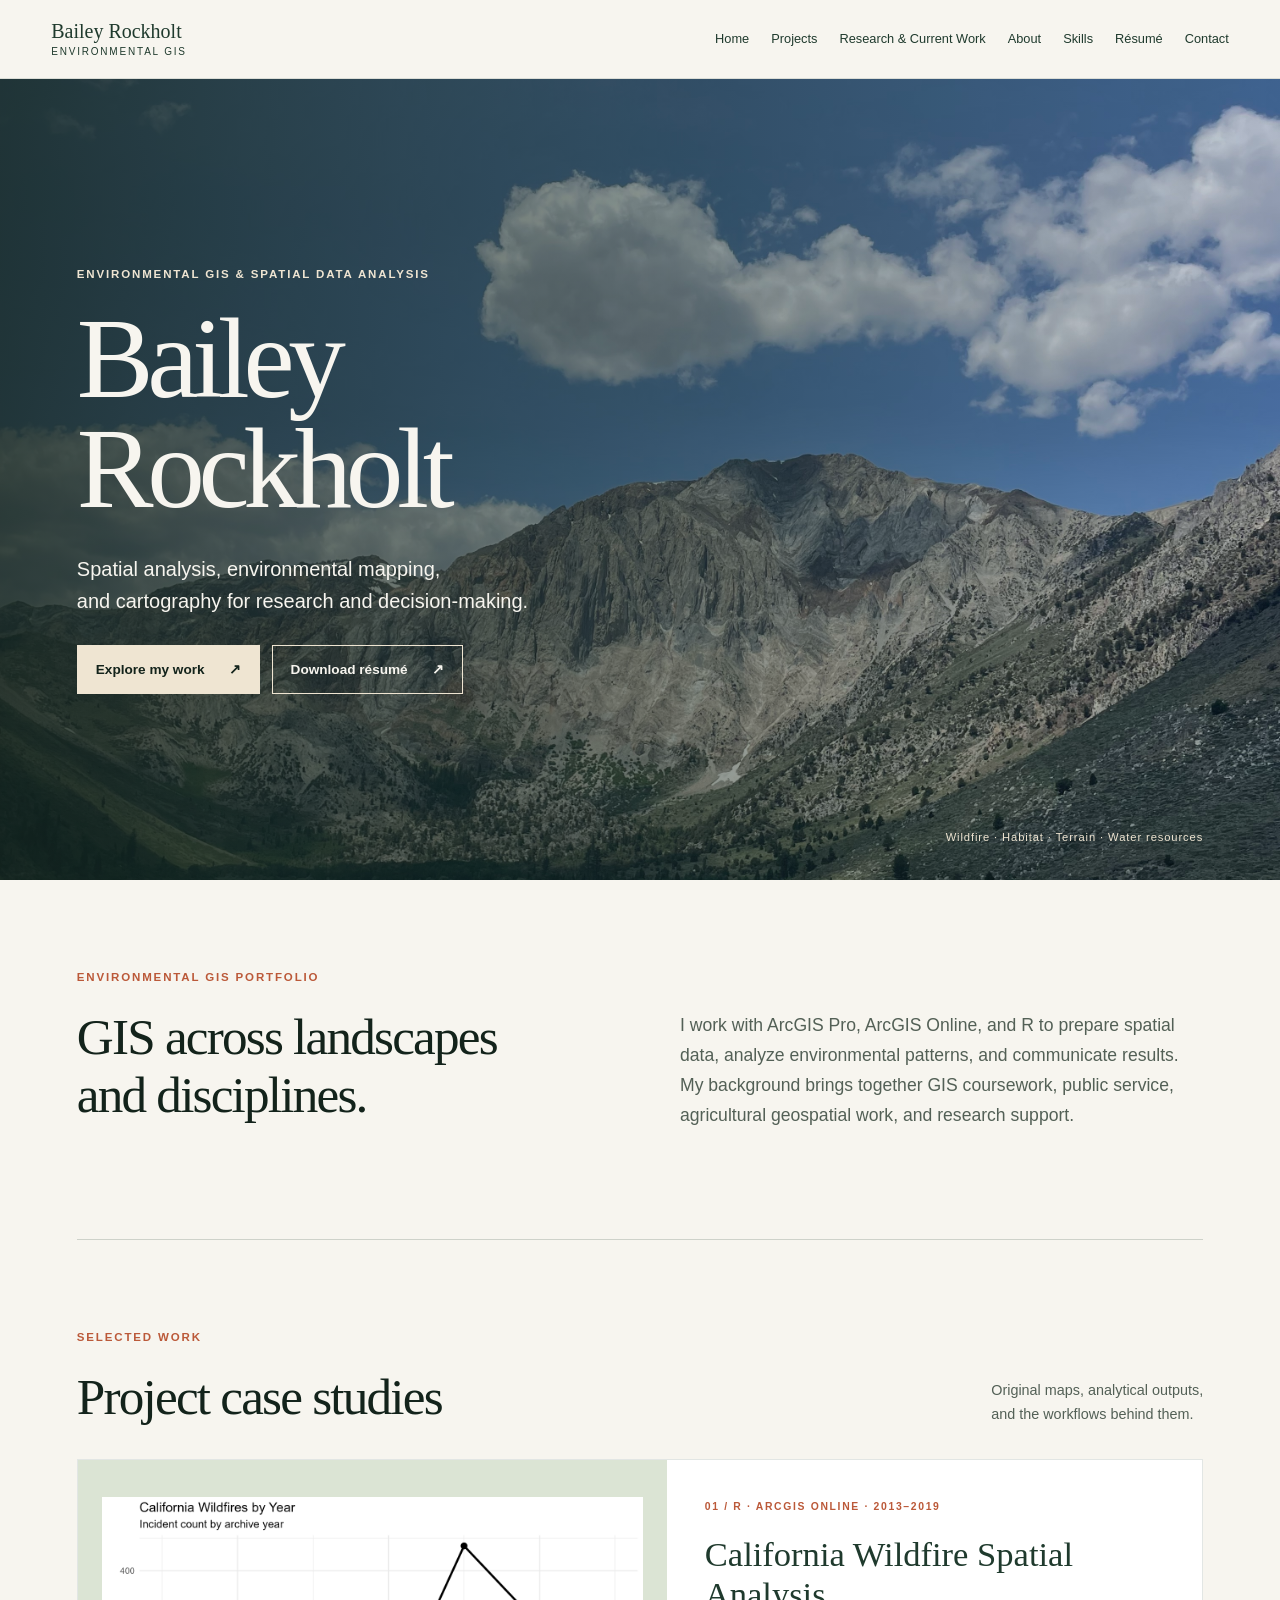
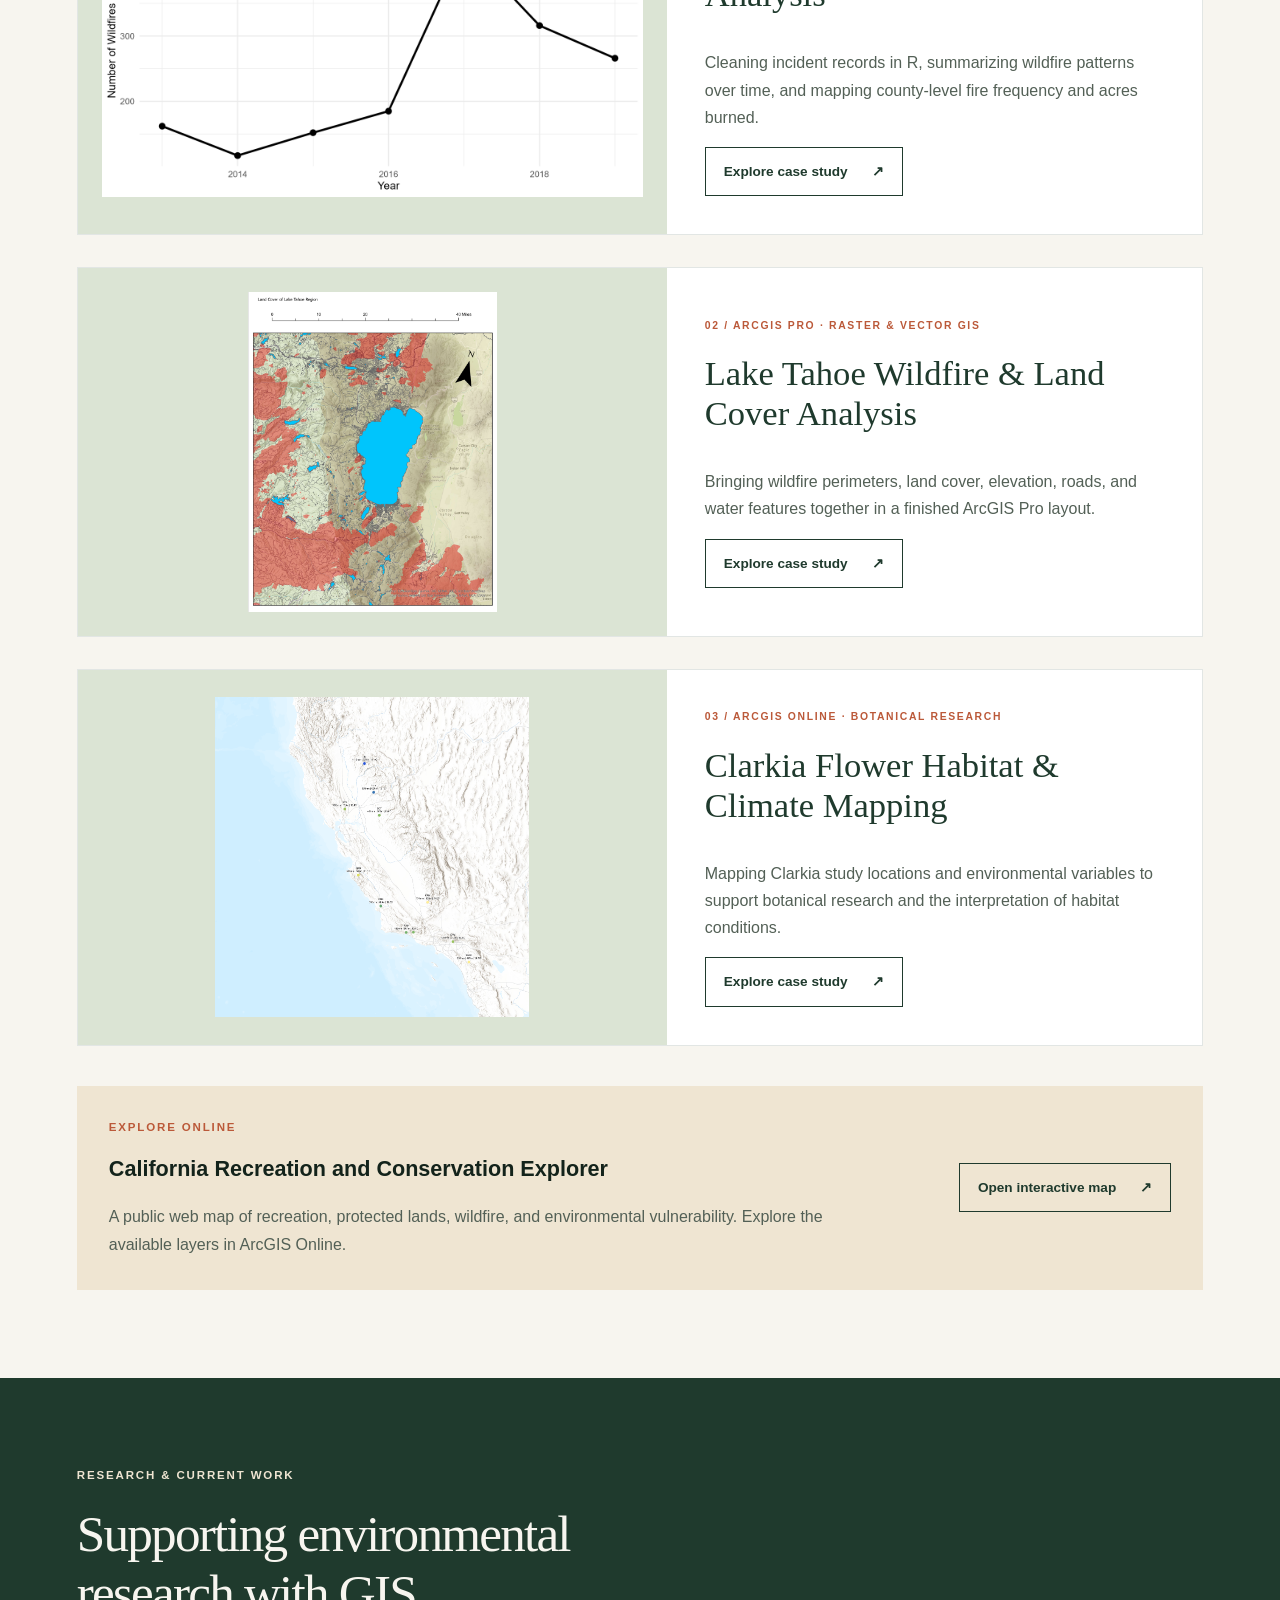
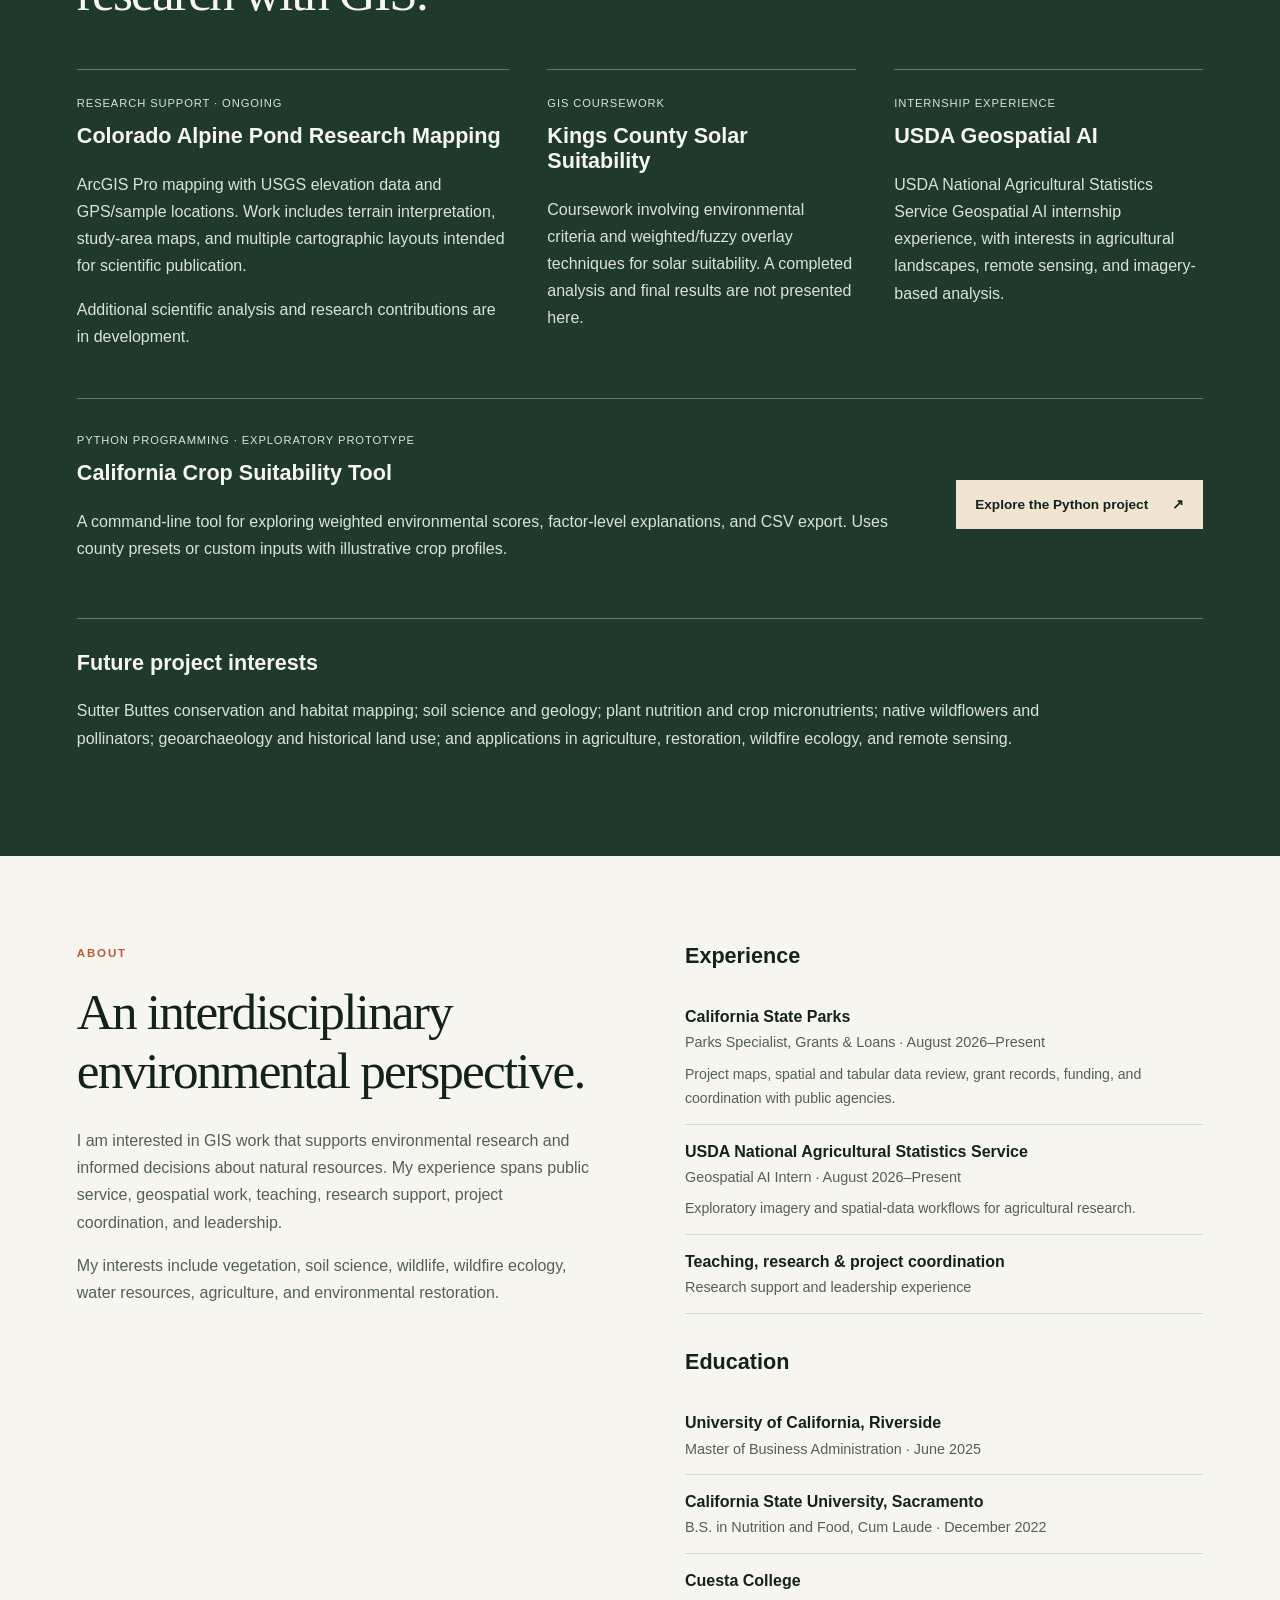
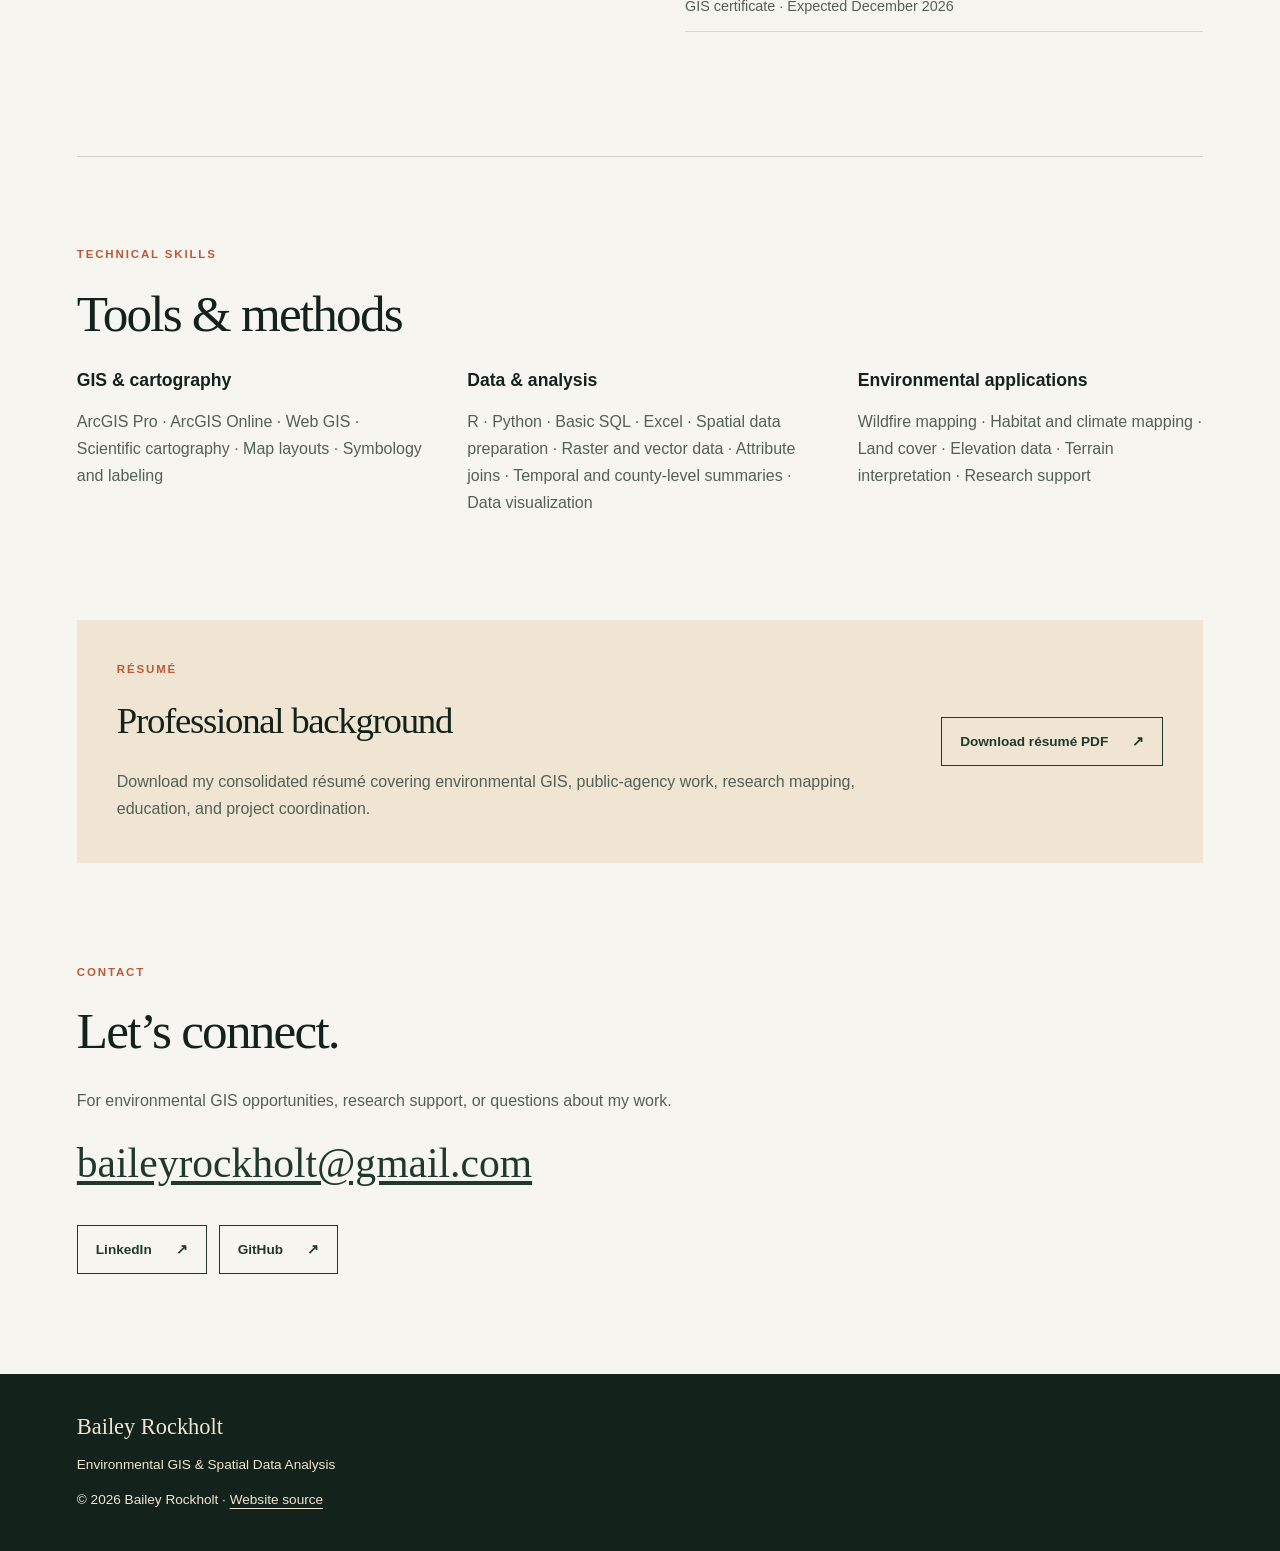
<file: index.html>
<!doctype html>
<html lang="en">
<head>
<meta charset="utf-8">
<meta name="viewport" content="width=device-width,initial-scale=1">
<meta name="description" content="Environmental GIS portfolio of Bailey Rockholt: wildfire analysis, land cover, botanical mapping, research support, and spatial data analysis.">
<meta name="theme-color" content="#1f3a2d">
<title>Environmental GIS & Spatial Data Analysis | Bailey Rockholt</title>
<link rel="stylesheet" href="style.css">
<script src="site.js" defer>
</script>
</head>
<body>
<a class="skip" href="#main">Skip to content</a>
<header class="site-header">
<nav aria-label="Main navigation">
<a class="brand" href="index.html">Bailey Rockholt<span>Environmental GIS</span>
</a>
<button class="menu-toggle" aria-expanded="false" aria-controls="navigation" hidden>Menu</button>
<div id="navigation" class="nav-links">
<a href="index.html">Home</a>
<a href="index.html#projects">Projects</a>
<a href="index.html#research">Research & Current Work</a>
<a href="index.html#about">About</a>
<a href="index.html#skills">Skills</a>
<a href="index.html#resume">Résumé</a>
<a href="index.html#contact">Contact</a>
</div>
</nav>
</header>
<main id="main">
<section class="hero" aria-labelledby="hero-title">
<div class="hero-content">
<p class="eyebrow">Environmental GIS & Spatial Data Analysis</p>
<h1 id="hero-title">Bailey<br>Rockholt</h1>
<p class="hero-intro">Spatial analysis, environmental mapping,<br>and cartography for research and decision-making.</p>
<div class="actions">
<a class="button light" href="#projects">Explore my work <span aria-hidden="true">↗</span>
</a>
<a class="button outline" href="assets/Bailey_Rockholt_Environmental_GIS_Resume.pdf" download>Download résumé <span aria-hidden="true">↗</span>
</a>
</div>
</div>
<p class="hero-caption">Wildfire · Habitat · Terrain · Water resources</p>
</section>
<section class="section introduction">
<p class="eyebrow">Environmental GIS portfolio</p>
<h2>GIS across landscapes<br>and disciplines.</h2>
<p>I work with ArcGIS Pro, ArcGIS Online, and R to prepare spatial data, analyze environmental patterns, and communicate results. My background brings together GIS coursework, public service, agricultural geospatial work, and research support.</p>
</section>
<section id="projects" class="section">
<div class="section-heading">
<div>
<p class="eyebrow">Selected work</p>
<h2>Project case studies</h2>
</div>
<p>Original maps, analytical outputs,<br>and the workflows behind them.</p>
</div>
<div class="projects">
<article class="project-card">
<a class="project-image" href="california-wildfire.html">
<img src="wildfire_year_chart.png" alt="Annual wildfire frequency chart created in R" loading="lazy">
</a>
<div class="project-copy">
<p class="eyebrow">01 / R · ArcGIS Online · 2013–2019</p>
<h3>
<a href="california-wildfire.html">California Wildfire Spatial Analysis</a>
</h3>
<p>Cleaning incident records in R, summarizing wildfire patterns over time, and mapping county-level fire frequency and acres burned.</p>
<a class="button " href="california-wildfire.html">Explore case study <span aria-hidden="true">↗</span>
</a>
</div>
</article>
<article class="project-card">
<a class="project-image" href="lake-tahoe.html">
<img src="tahoe-final-map.png" alt="Lake Tahoe region map with terrain, water features and wildfire perimeter overlays" loading="lazy">
</a>
<div class="project-copy">
<p class="eyebrow">02 / ArcGIS Pro · Raster & vector GIS</p>
<h3>
<a href="lake-tahoe.html">Lake Tahoe Wildfire & Land Cover Analysis</a>
</h3>
<p>Bringing wildfire perimeters, land cover, elevation, roads, and water features together in a finished ArcGIS Pro layout.</p>
<a class="button " href="lake-tahoe.html">Explore case study <span aria-hidden="true">↗</span>
</a>
</div>
</article>
<article class="project-card">
<a class="project-image" href="clarkia-habitat.html">
<img src="clarkia-final-map.png" alt="California Clarkia study locations labeled with precipitation, elevation and temperature" loading="lazy">
</a>
<div class="project-copy">
<p class="eyebrow">03 / ArcGIS Online · Botanical research</p>
<h3>
<a href="clarkia-habitat.html">Clarkia Flower Habitat & Climate Mapping</a>
</h3>
<p>Mapping Clarkia study locations and environmental variables to support botanical research and the interpretation of habitat conditions.</p>
<a class="button " href="clarkia-habitat.html">Explore case study <span aria-hidden="true">↗</span>
</a>
</div>
</article>
</div>
<aside class="web-map">
<div>
<p class="eyebrow">Explore online</p>
<h3>California Recreation and Conservation Explorer</h3>
<p>A public web map of recreation, protected lands, wildfire, and environmental vulnerability. Explore the available layers in ArcGIS Online.</p>
</div>
<a class="button " href="https://cuesta.maps.arcgis.com/apps/mapviewer/index.html?webmap=8f87df10fd2b419f9c45ee53890ff7ae">Open interactive map <span aria-hidden="true">↗</span>
</a>
</aside>
</section>
<section id="research" class="research-band">
<div class="section">
<p class="eyebrow">Research & current work</p>
<h2>Supporting environmental<br>research with GIS.</h2>
<div class="research-grid">
<article>
<p class="status">Research support · Ongoing</p>
<h3>Colorado Alpine Pond Research Mapping</h3>
<p>ArcGIS Pro mapping with USGS elevation data and GPS/sample locations. Work includes terrain interpretation, study-area maps, and multiple cartographic layouts intended for scientific publication.</p>
<p>Additional scientific analysis and research contributions are in development.</p>
</article>
<article>
<p class="status">GIS coursework</p>
<h3>Kings County Solar Suitability</h3>
<p>Coursework involving environmental criteria and weighted/fuzzy overlay techniques for solar suitability. A completed analysis and final results are not presented here.</p>
</article>
<article>
<p class="status">Internship experience</p>
<h3>USDA Geospatial AI</h3>
<p>USDA National Agricultural Statistics Service Geospatial AI internship experience, with interests in agricultural landscapes, remote sensing, and imagery-based analysis.</p>
</article>
</div>
<article class="programming-feature"><div><p class="status">Python programming · Exploratory prototype</p><h3>California Crop Suitability Tool</h3><p>A command-line tool for exploring weighted environmental scores, factor-level explanations, and CSV export. Uses county presets or custom inputs with illustrative crop profiles.</p></div><a class="button light" href="crop-suitability.html">Explore the Python project <span aria-hidden="true">↗</span></a></article>
<div class="future">
<h3>Future project interests</h3>
<p>Sutter Buttes conservation and habitat mapping; soil science and geology; plant nutrition and crop micronutrients; native wildflowers and pollinators; geoarchaeology and historical land use; and applications in agriculture, restoration, wildfire ecology, and remote sensing.</p>
</div>
</div>
</section>
<section id="about" class="section about-grid">
<div>
<p class="eyebrow">About</p>
<h2>An interdisciplinary<br>environmental perspective.</h2>
<p>I am interested in GIS work that supports environmental research and informed decisions about natural resources. My experience spans public service, geospatial work, teaching, research support, project coordination, and leadership.</p>
<p>My interests include vegetation, soil science, wildlife, wildfire ecology, water resources, agriculture, and environmental restoration.</p>
</div>
<div>
<h3>Experience</h3>
<ul class="record-list">
<li>
<strong>California State Parks</strong>
<span>Parks Specialist, Grants &amp; Loans · August 2026–Present</span><p>Project maps, spatial and tabular data review, grant records, funding, and coordination with public agencies.</p>
</li>
<li>
<strong>USDA National Agricultural Statistics Service</strong>
<span>Geospatial AI Intern · August 2026–Present</span><p>Exploratory imagery and spatial-data workflows for agricultural research.</p>
</li>
<li>
<strong>Teaching, research & project coordination</strong>
<span>Research support and leadership experience</span>
</li>
</ul>
<h3>Education</h3>
<ul class="record-list">
<li>
<strong>University of California, Riverside</strong>
<span>Master of Business Administration · June 2025</span>
</li>
<li>
<strong>California State University, Sacramento</strong>
<span>B.S. in Nutrition and Food, Cum Laude · December 2022</span>
</li>
<li>
<strong>Cuesta College</strong>
<span>GIS certificate · Expected December 2026</span>
</li>
</ul>
</div>
</section>
<section id="skills" class="section skills">
<p class="eyebrow">Technical skills</p>
<h2>Tools & methods</h2>
<div class="skill-columns">
<div>
<h3>GIS & cartography</h3>
<p>ArcGIS Pro · ArcGIS Online · Web GIS · Scientific cartography · Map layouts · Symbology and labeling</p>
</div>
<div>
<h3>Data & analysis</h3>
<p>R · Python · Basic SQL · Excel · Spatial data preparation · Raster and vector data · Attribute joins · Temporal and county-level summaries · Data visualization</p>
</div>
<div>
<h3>Environmental applications</h3>
<p>Wildfire mapping · Habitat and climate mapping · Land cover · Elevation data · Terrain interpretation · Research support</p>
</div>
</div>
</section>
<section id="resume" class="section resume">
<div>
<p class="eyebrow">Résumé</p>
<h2>Professional background</h2>
<p>Download my consolidated résumé covering environmental GIS, public-agency work, research mapping, education, and project coordination.</p>
</div>
<a class="button " href="assets/Bailey_Rockholt_Environmental_GIS_Resume.pdf" download>Download résumé PDF <span aria-hidden="true">↗</span>
</a>
</section>
<section id="contact" class="section contact">
<p class="eyebrow">Contact</p>
<h2>Let’s connect.</h2>
<p>For environmental GIS opportunities, research support, or questions about my work.</p>
<a class="email" href="mailto:baileyrockholt@gmail.com">baileyrockholt@gmail.com</a>
<div class="actions">
<a class="button " href="https://www.linkedin.com/in/baileyrockholt/">LinkedIn <span aria-hidden="true">↗</span>
</a>
<a class="button " href="https://github.com/baileyrockholt">GitHub <span aria-hidden="true">↗</span>
</a>
</div>
</section>
</main>
<footer>
<a href="index.html">Bailey Rockholt</a>
<p>Environmental GIS & Spatial Data Analysis</p>
<p>© 2026 Bailey Rockholt · <a href="https://github.com/baileyrockholt/Bailey-Rockholt-GIS-Portfolio">Website source</a>
</p>
</footer>
</body>
</html>
</file>
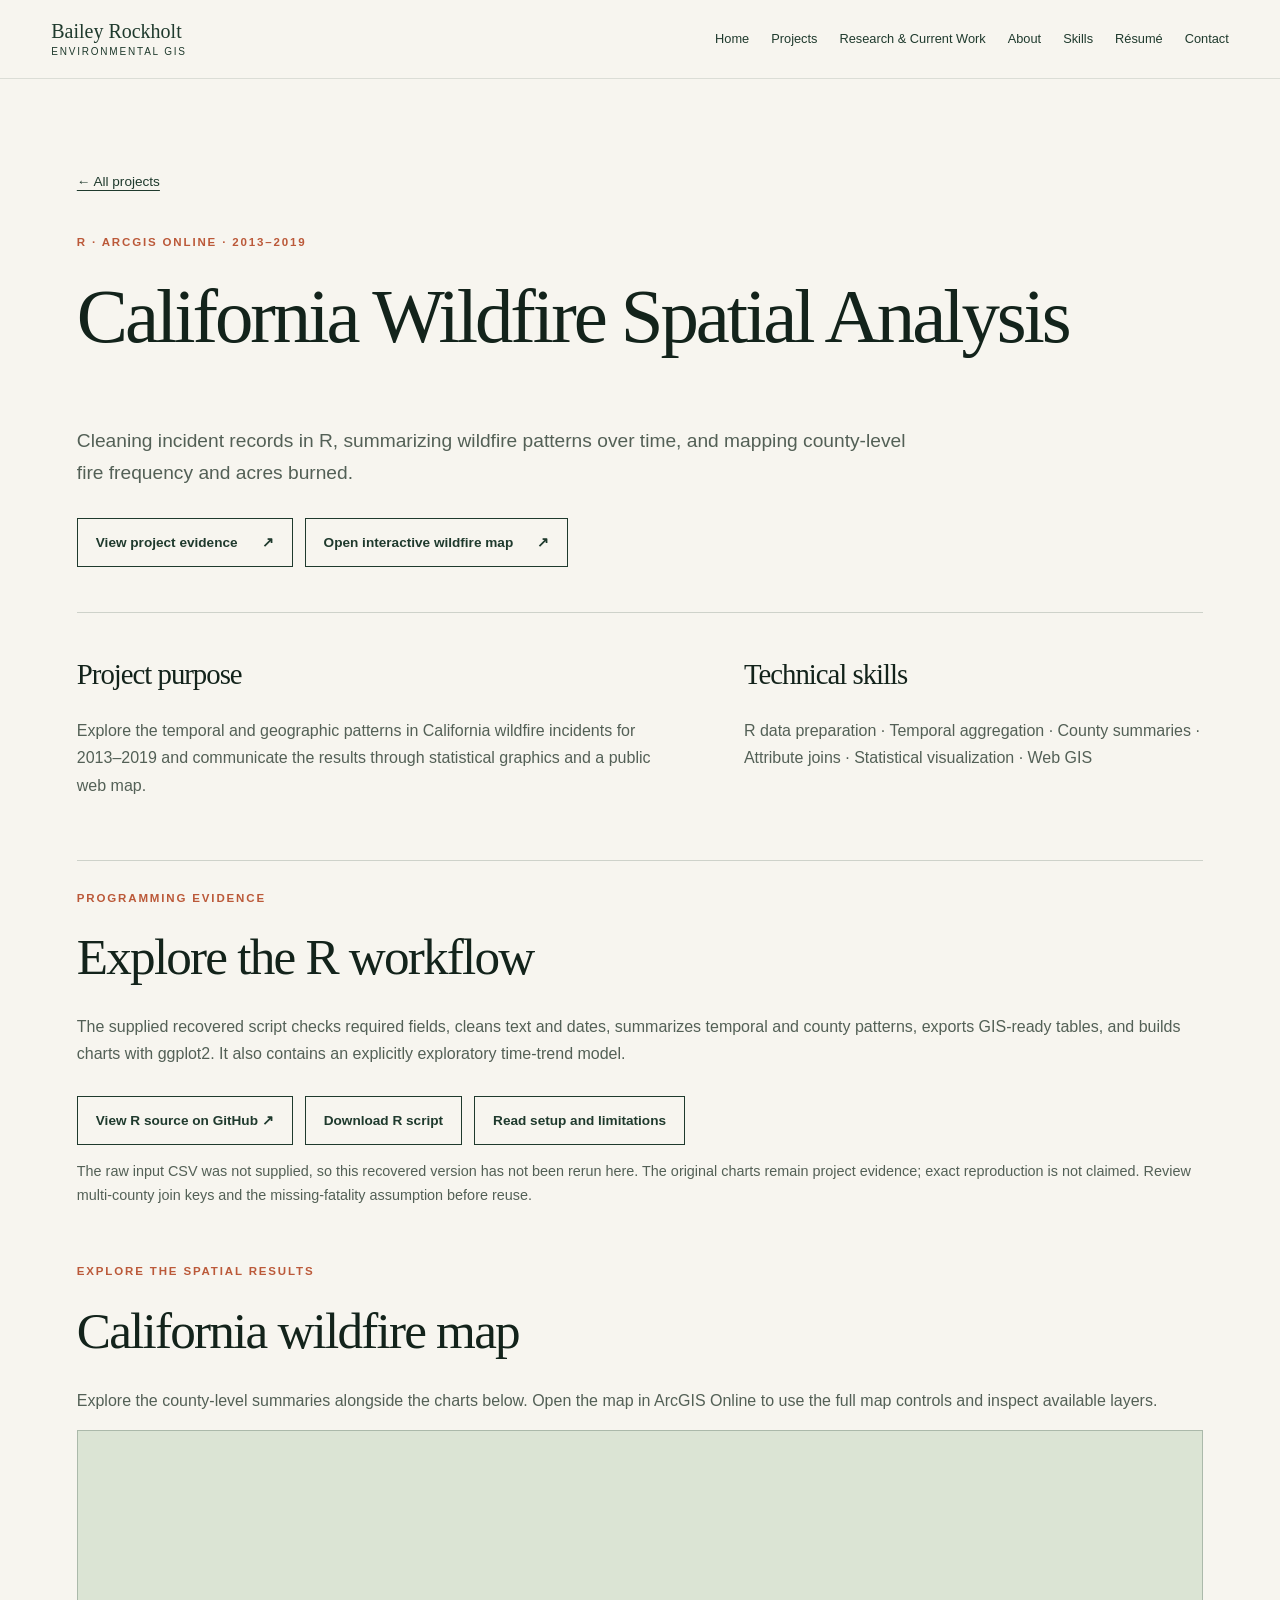
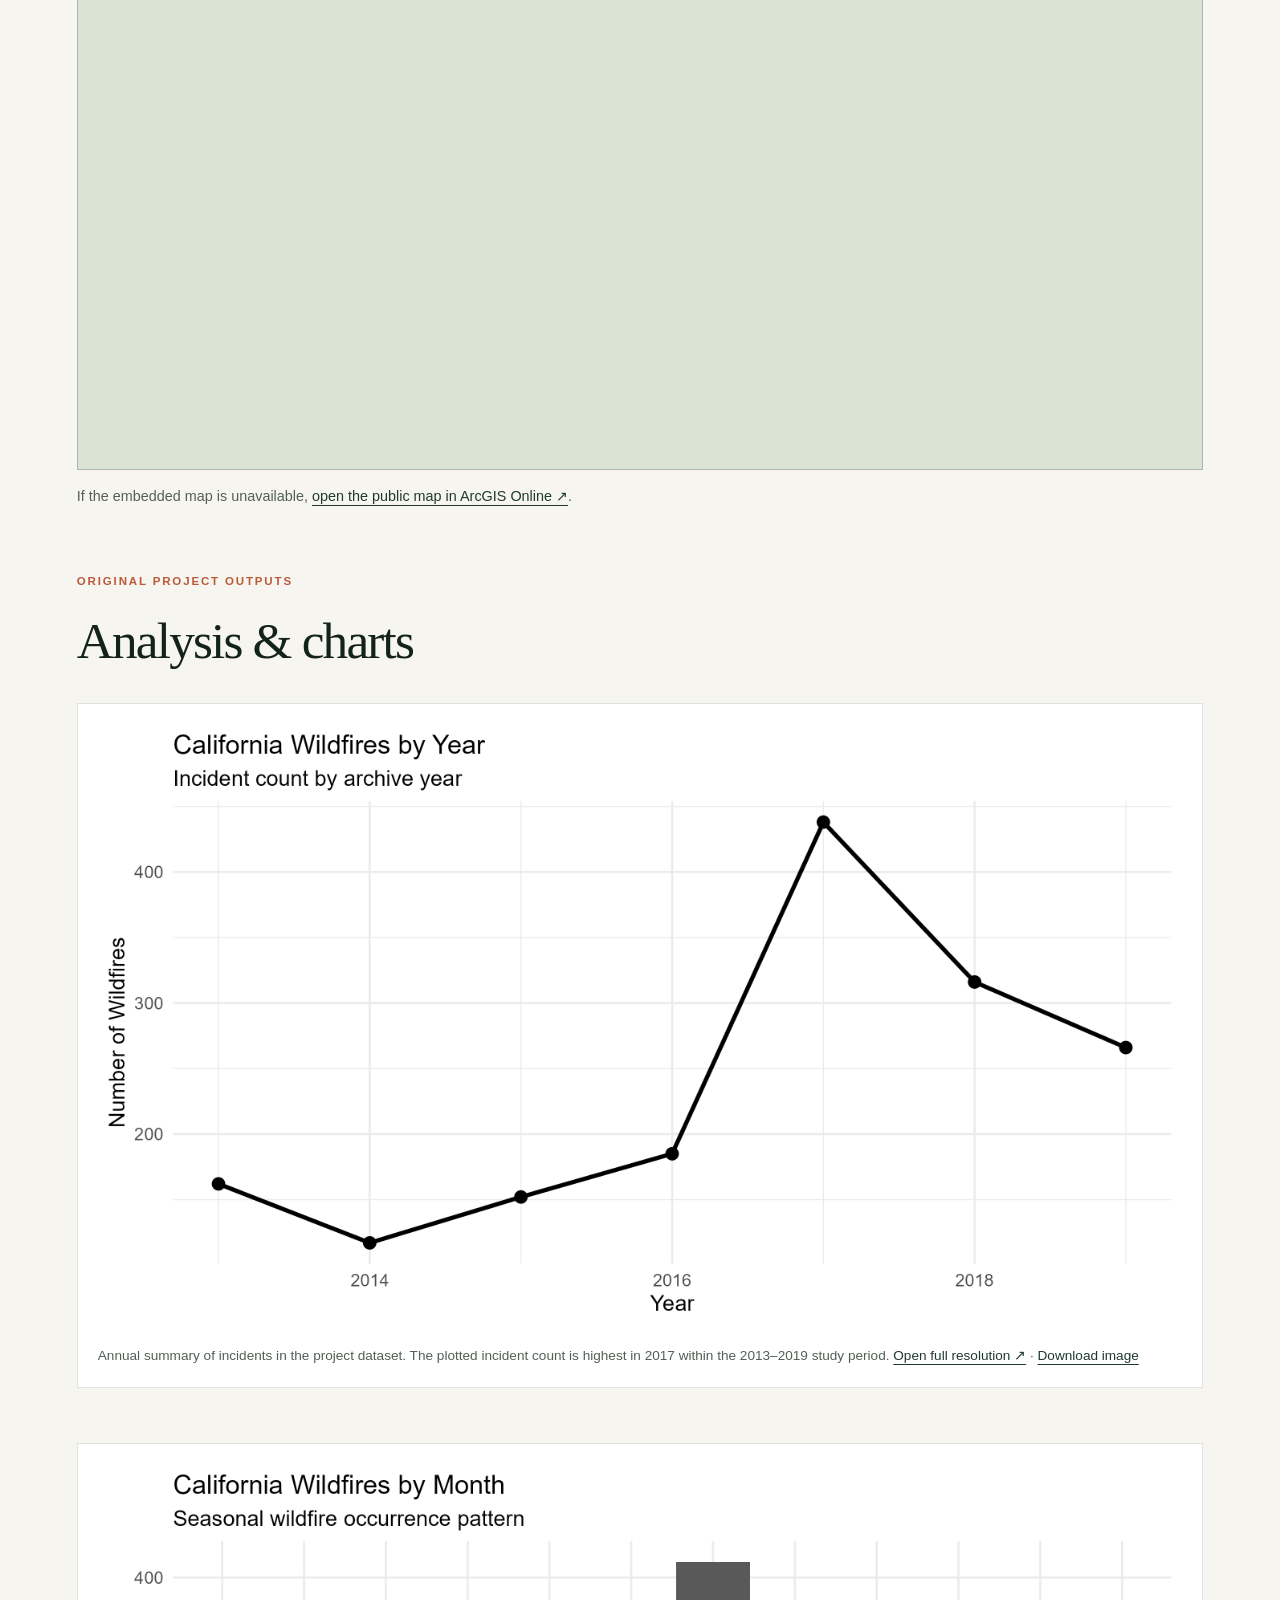
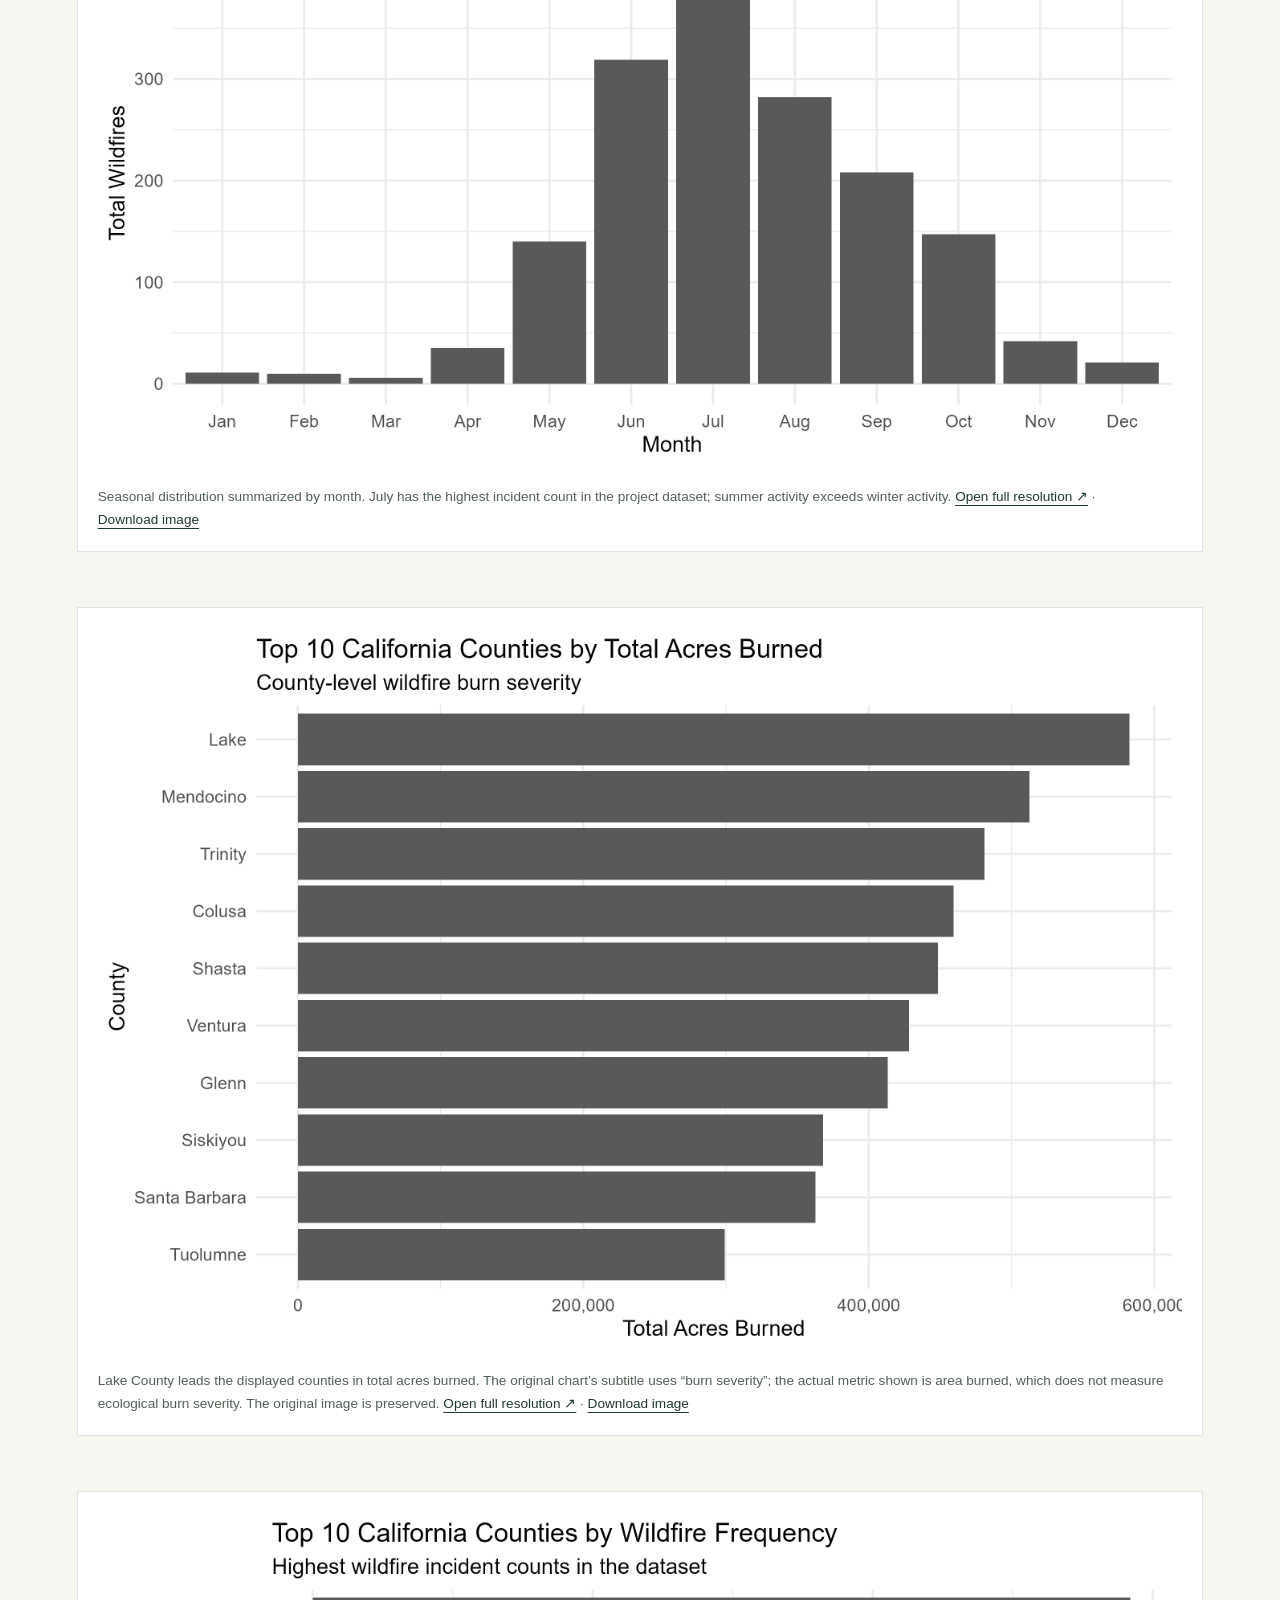
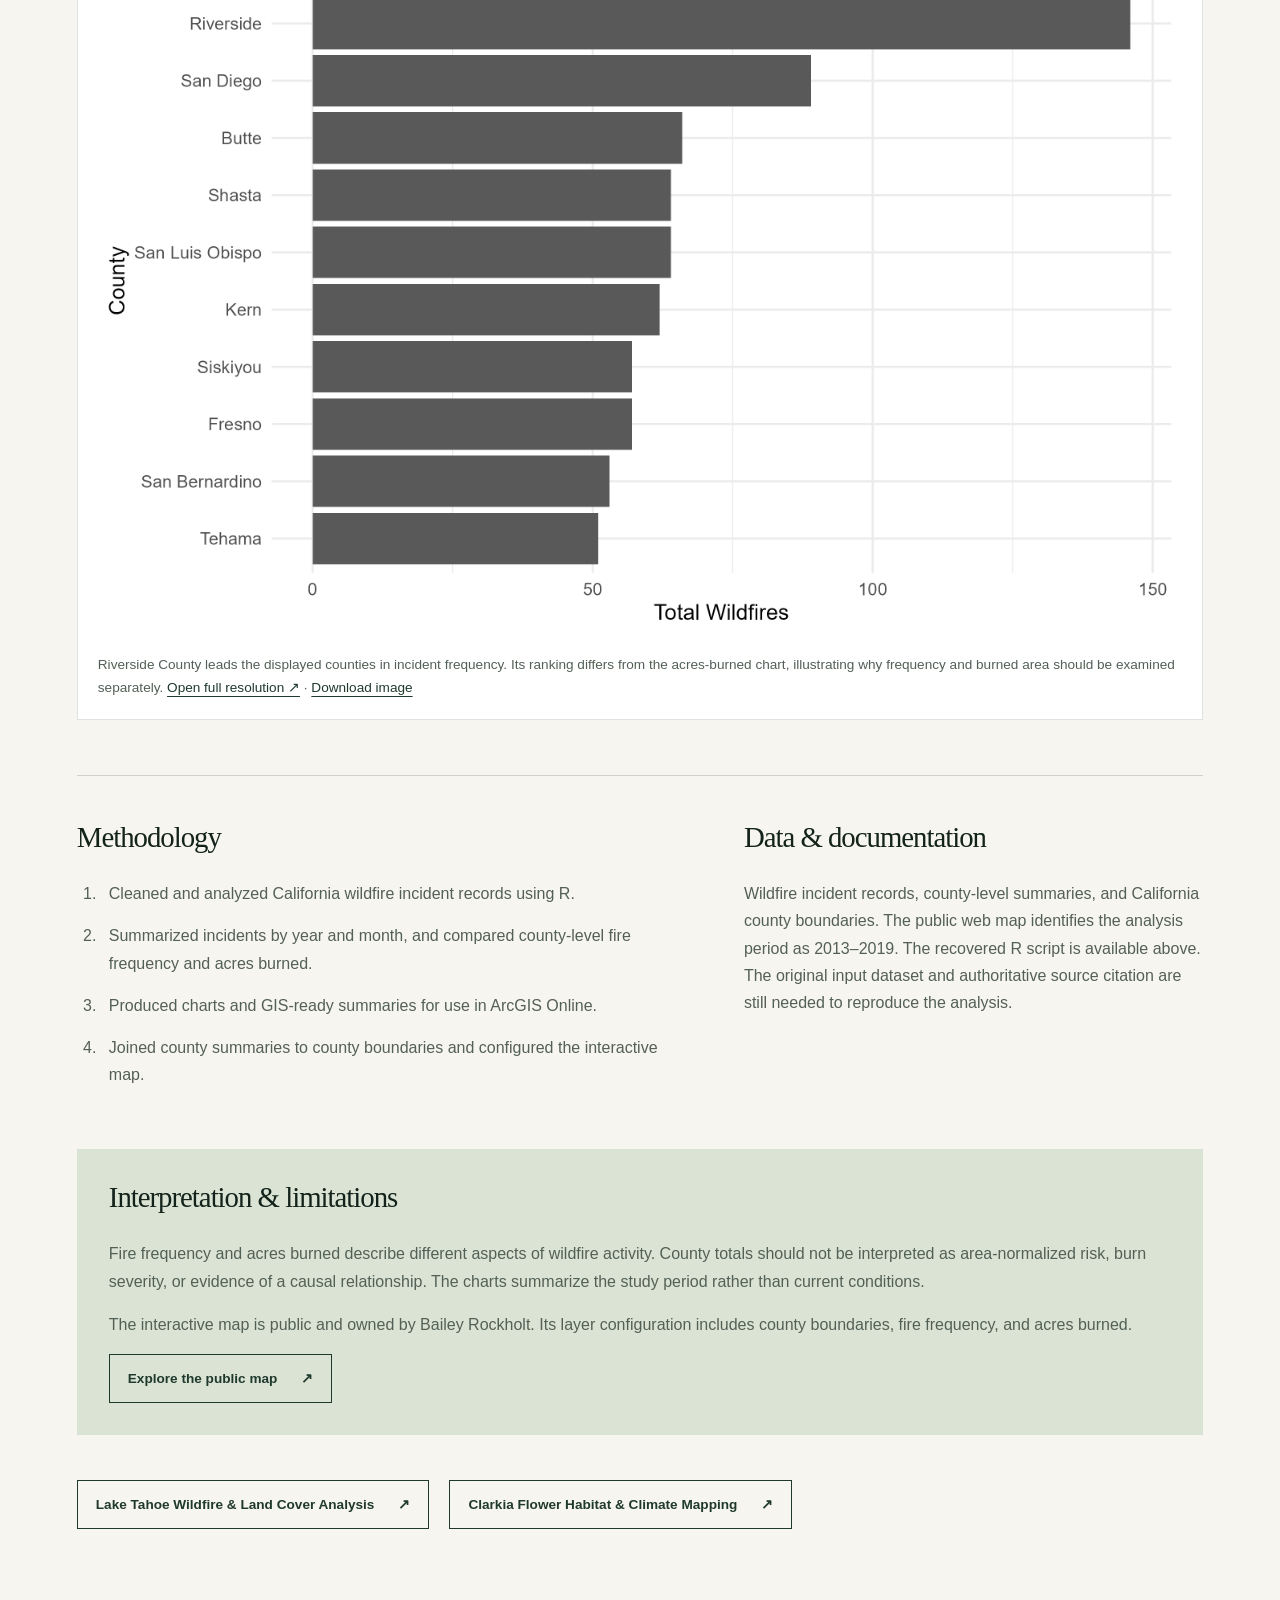
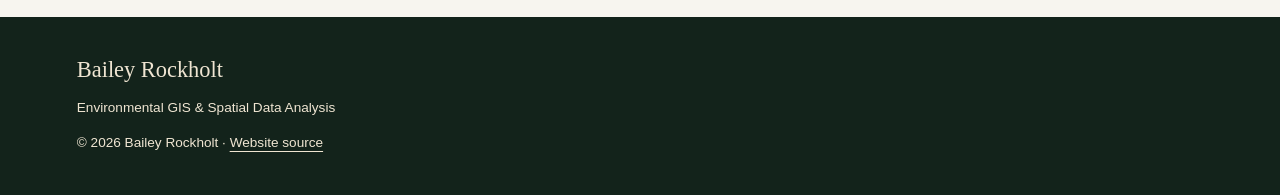
<file: california-wildfire.html>
<!doctype html>
<html lang="en">
<head>
<meta charset="utf-8">
<meta name="viewport" content="width=device-width,initial-scale=1">
<meta name="description" content="Cleaning incident records in R, summarizing wildfire patterns over time, and mapping county-level fire frequency and acres burned.">
<meta name="theme-color" content="#1f3a2d">
<title>California Wildfire Spatial Analysis | Bailey Rockholt</title>
<link rel="stylesheet" href="style.css">
<script src="site.js" defer>
</script>
</head>
<body>
<a class="skip" href="#main">Skip to content</a>
<header class="site-header">
<nav aria-label="Main navigation">
<a class="brand" href="index.html">Bailey Rockholt<span>Environmental GIS</span>
</a>
<button class="menu-toggle" aria-expanded="false" aria-controls="navigation" hidden>Menu</button>
<div id="navigation" class="nav-links">
<a href="index.html">Home</a>
<a href="index.html#projects">Projects</a>
<a href="index.html#research">Research & Current Work</a>
<a href="index.html#about">About</a>
<a href="index.html#skills">Skills</a>
<a href="index.html#resume">Résumé</a>
<a href="index.html#contact">Contact</a>
</div>
</nav>
</header>
<main id="main">
<section class="section case-heading">
<a class="back" href="index.html#projects">← All projects</a>
<p class="eyebrow">R · ArcGIS Online · 2013–2019</p>
<h1>California Wildfire Spatial Analysis</h1>
<p class="lead">Cleaning incident records in R, summarizing wildfire patterns over time, and mapping county-level fire frequency and acres burned.</p>
<div class="actions">
<a class="button " href="#evidence">View project evidence <span aria-hidden="true">↗</span>
</a>
<a class="button " href="https://arcg.is/1vK0ru3">Open interactive wildfire map <span aria-hidden="true">↗</span>
</a>
</div>
</section>
<div class="section case-body">
<div class="case-summary">
<section>
<h2>Project purpose</h2>
<p>Explore the temporal and geographic patterns in California wildfire incidents for 2013–2019 and communicate the results through statistical graphics and a public web map.</p>
</section>
<aside>
<h2>Technical skills</h2>
<p>R data preparation · Temporal aggregation · County summaries · Attribute joins · Statistical visualization · Web GIS</p>
</aside>
</div>
<section class="source-section" aria-labelledby="source-title"><p class="eyebrow">Programming evidence</p><h2 id="source-title">Explore the R workflow</h2><p>The supplied recovered script checks required fields, cleans text and dates, summarizes temporal and county patterns, exports GIS-ready tables, and builds charts with ggplot2. It also contains an explicitly exploratory time-trend model.</p><div class="actions"><a class="button" href="https://github.com/baileyrockholt/Bailey-Rockholt-GIS-Portfolio/blob/portfolio/environmental-gis-case-studies/code/california_wildfire_gis_portfolio.R">View R source on GitHub ↗</a><a class="button" href="code/california_wildfire_gis_portfolio.R" download>Download R script</a><a class="button" href="code/README.md">Read setup and limitations</a></div><p class="map-help">The raw input CSV was not supplied, so this recovered version has not been rerun here. The original charts remain project evidence; exact reproduction is not claimed. Review multi-county join keys and the missing-fatality assumption before reuse.</p></section>
<section class="interactive-project" aria-labelledby="interactive-title">
<p class="eyebrow">Explore the spatial results</p>
<h2 id="interactive-title">California wildfire map</h2>
<p>Explore the county-level summaries alongside the charts below. Open the map in ArcGIS Online to use the full map controls and inspect available layers.</p>
<iframe class="map-embed" title="Bailey Rockholt's California Wildfire Analysis, 2013–2019" src="https://www.arcgis.com/apps/Embed/index.html?webmap=9f0e311728474400ae384e9b4a210f7d&amp;extent=-124.8,32.2,-113.7,42.2&amp;zoom=true&amp;scale=true&amp;legend=true&amp;disable_scroll=true&amp;theme=light" loading="lazy" allowfullscreen></iframe>
<p class="map-help">If the embedded map is unavailable, <a href="https://arcg.is/1vK0ru3" target="_blank" rel="noopener">open the public map in ArcGIS Online ↗</a>.</p>
</section>
<section id="evidence">
<p class="eyebrow">Original project outputs</p>
<h2>Analysis & charts</h2>
<figure class="map-figure">
<a href="wildfire_year_chart.png" target="_blank" rel="noopener" aria-label="View full-resolution image: Annual wildfire frequency">
<img src="wildfire_year_chart.png" alt="Annual wildfire frequency" loading="lazy">
</a>
<figcaption>Annual summary of incidents in the project dataset. The plotted incident count is highest in 2017 within the 2013–2019 study period. <a href="wildfire_year_chart.png" target="_blank" rel="noopener">Open full resolution ↗</a> · <a href="wildfire_year_chart.png" download>Download image</a>
</figcaption>
</figure>
<figure class="map-figure">
<a href="wildfire_month_chart.png" target="_blank" rel="noopener" aria-label="View full-resolution image: Monthly wildfire frequency">
<img src="wildfire_month_chart.png" alt="Monthly wildfire frequency" loading="lazy">
</a>
<figcaption>Seasonal distribution summarized by month. July has the highest incident count in the project dataset; summer activity exceeds winter activity. <a href="wildfire_month_chart.png" target="_blank" rel="noopener">Open full resolution ↗</a> · <a href="wildfire_month_chart.png" download>Download image</a>
</figcaption>
</figure>
<figure class="map-figure">
<a href="wildfire_acres_burned_chart.png" target="_blank" rel="noopener" aria-label="View full-resolution image: Wildfire acres burned chart">
<img src="wildfire_acres_burned_chart.png" alt="Wildfire acres burned chart" loading="lazy">
</a>
<figcaption>Lake County leads the displayed counties in total acres burned. The original chart’s subtitle uses “burn severity”; the actual metric shown is area burned, which does not measure ecological burn severity. The original image is preserved. <a href="wildfire_acres_burned_chart.png" target="_blank" rel="noopener">Open full resolution ↗</a> · <a href="wildfire_acres_burned_chart.png" download>Download image</a>
</figcaption>
</figure>
<figure class="map-figure">
<a href="wildfire_county_frequency_chart.png" target="_blank" rel="noopener" aria-label="View full-resolution image: County wildfire frequency chart">
<img src="wildfire_county_frequency_chart.png" alt="County wildfire frequency chart" loading="lazy">
</a>
<figcaption>Riverside County leads the displayed counties in incident frequency. Its ranking differs from the acres-burned chart, illustrating why frequency and burned area should be examined separately. <a href="wildfire_county_frequency_chart.png" target="_blank" rel="noopener">Open full resolution ↗</a> · <a href="wildfire_county_frequency_chart.png" download>Download image</a>
</figcaption>
</figure>
</section>
<div class="case-summary">
<section>
<h2>Methodology</h2>
<ol class="method">
<li>Cleaned and analyzed California wildfire incident records using R.</li>
<li>Summarized incidents by year and month, and compared county-level fire frequency and acres burned.</li>
<li>Produced charts and GIS-ready summaries for use in ArcGIS Online.</li>
<li>Joined county summaries to county boundaries and configured the interactive map.</li>
</ol>
</section>
<section>
<h2>Data & documentation</h2>
<p>Wildfire incident records, county-level summaries, and California county boundaries. The public web map identifies the analysis period as 2013–2019. The recovered R script is available above. The original input dataset and authoritative source citation are still needed to reproduce the analysis.</p>
</section>
</div>
<section class="limits">
<h2>Interpretation & limitations</h2>
<p>Fire frequency and acres burned describe different aspects of wildfire activity. County totals should not be interpreted as area-normalized risk, burn severity, or evidence of a causal relationship. The charts summarize the study period rather than current conditions.</p>
<p>The interactive map is public and owned by Bailey Rockholt. Its layer configuration includes county boundaries, fire frequency, and acres burned.</p>
<a class="button " href="https://arcg.is/1vK0ru3">Explore the public map <span aria-hidden="true">↗</span>
</a>
</section>
<nav class="project-next" aria-label="Other projects">
<a class="button " href="lake-tahoe.html">Lake Tahoe Wildfire & Land Cover Analysis <span aria-hidden="true">↗</span>
</a>
<a class="button " href="clarkia-habitat.html">Clarkia Flower Habitat & Climate Mapping <span aria-hidden="true">↗</span>
</a>
</nav>
</div>
</main>
<footer>
<a href="index.html">Bailey Rockholt</a>
<p>Environmental GIS & Spatial Data Analysis</p>
<p>© 2026 Bailey Rockholt · <a href="https://github.com/baileyrockholt/Bailey-Rockholt-GIS-Portfolio">Website source</a>
</p>
</footer>
</body>
</html>
</file>
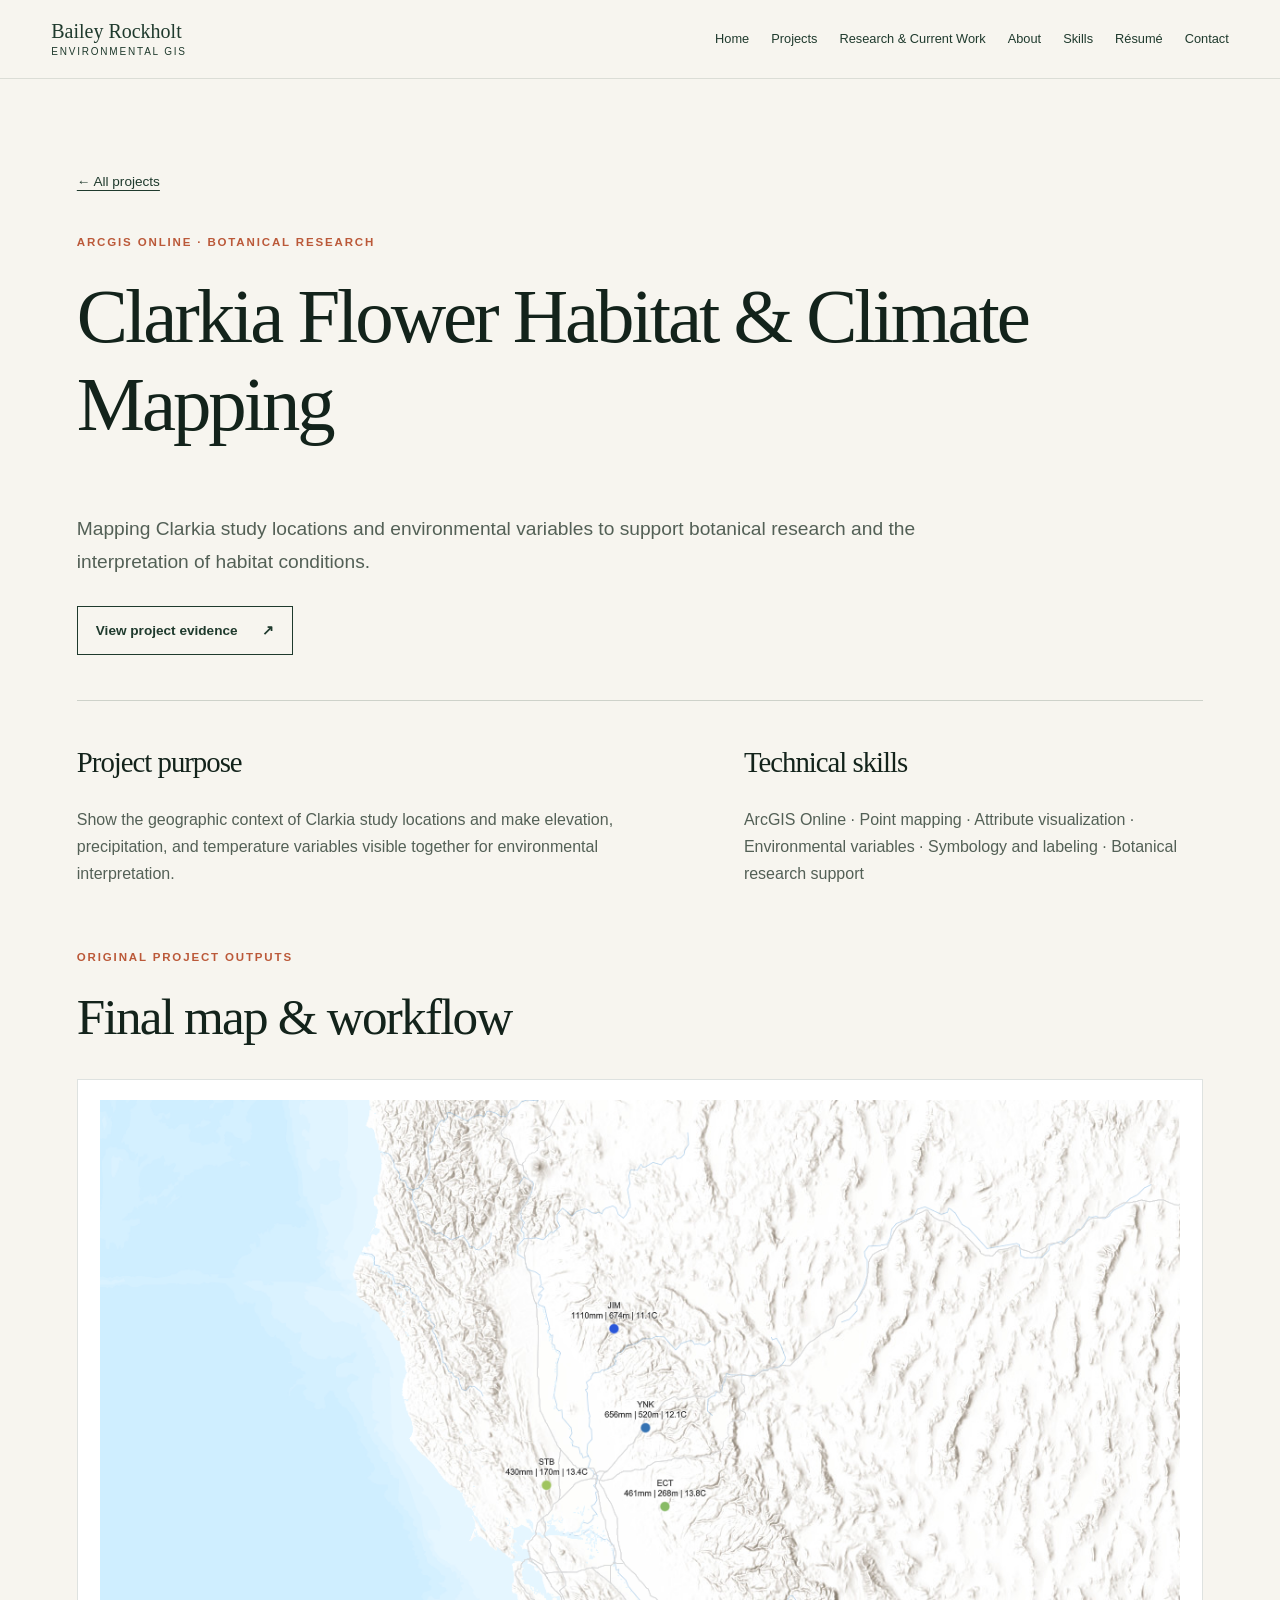
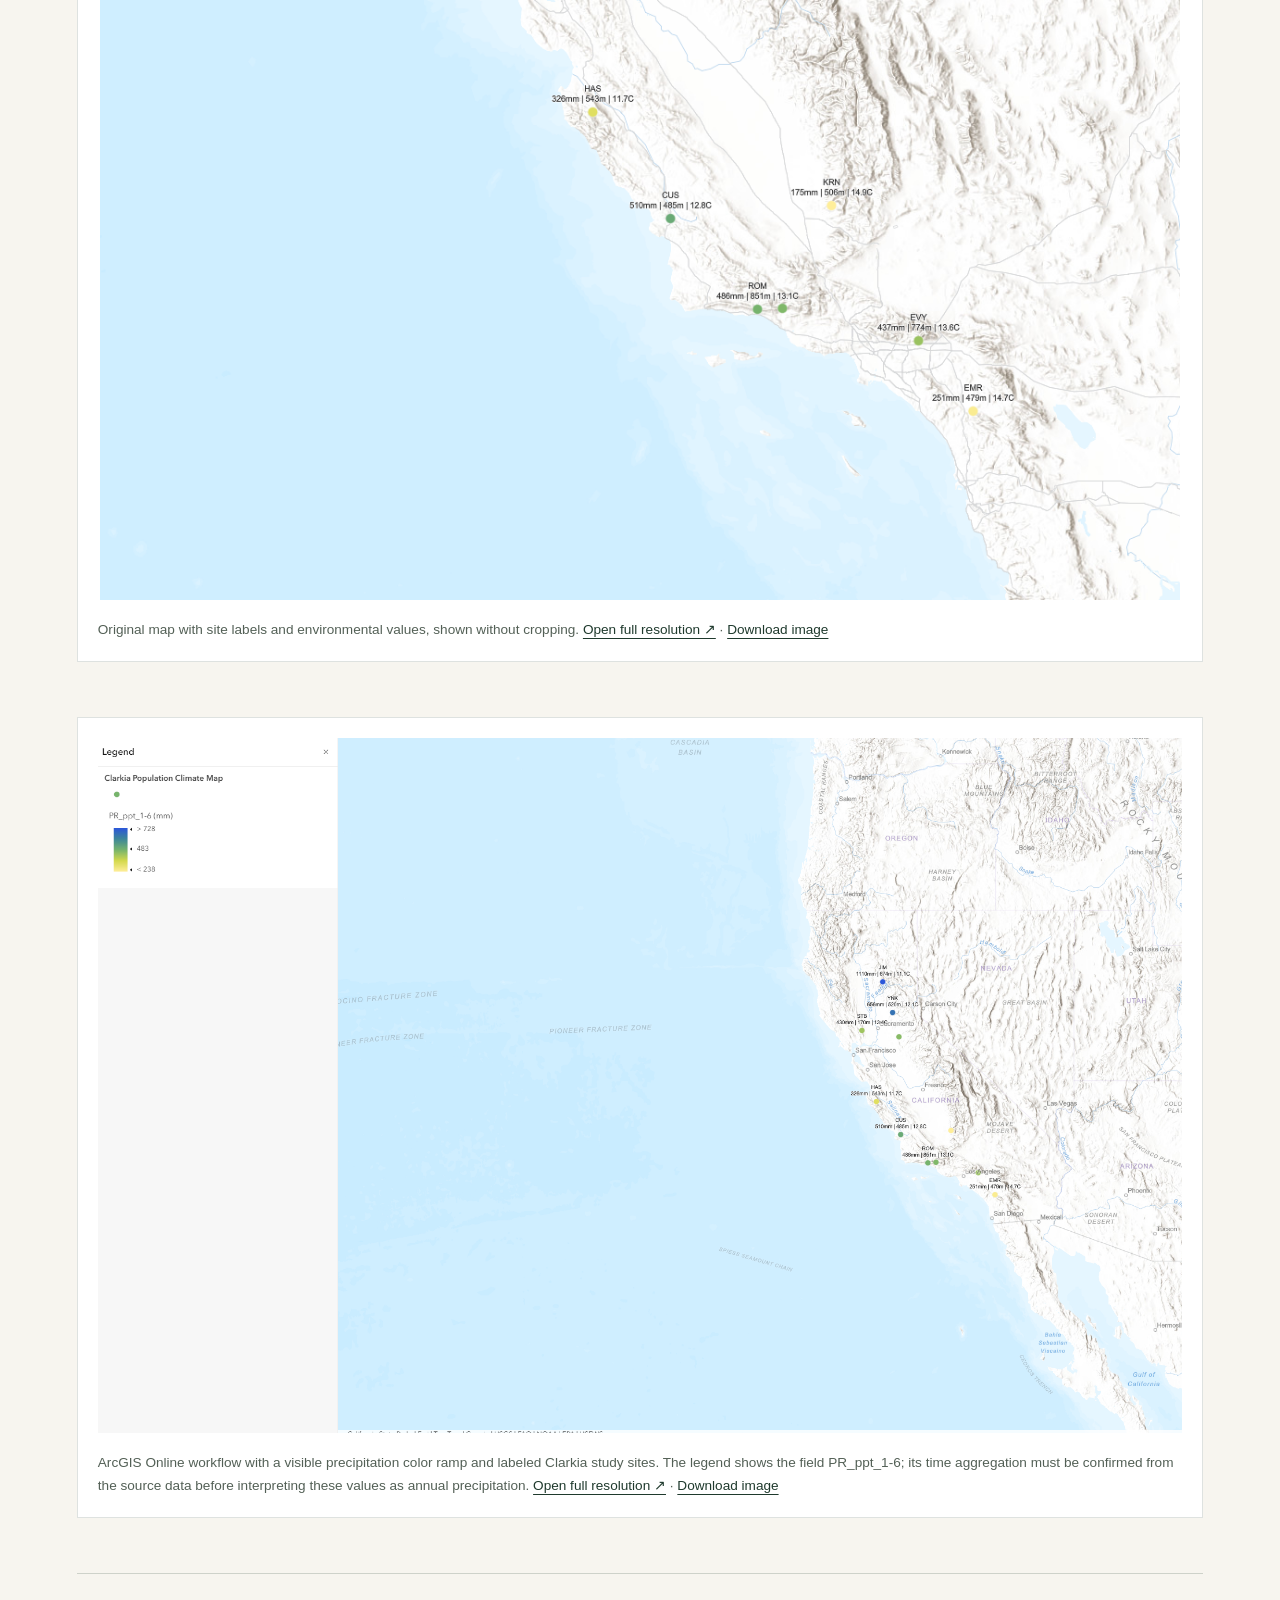
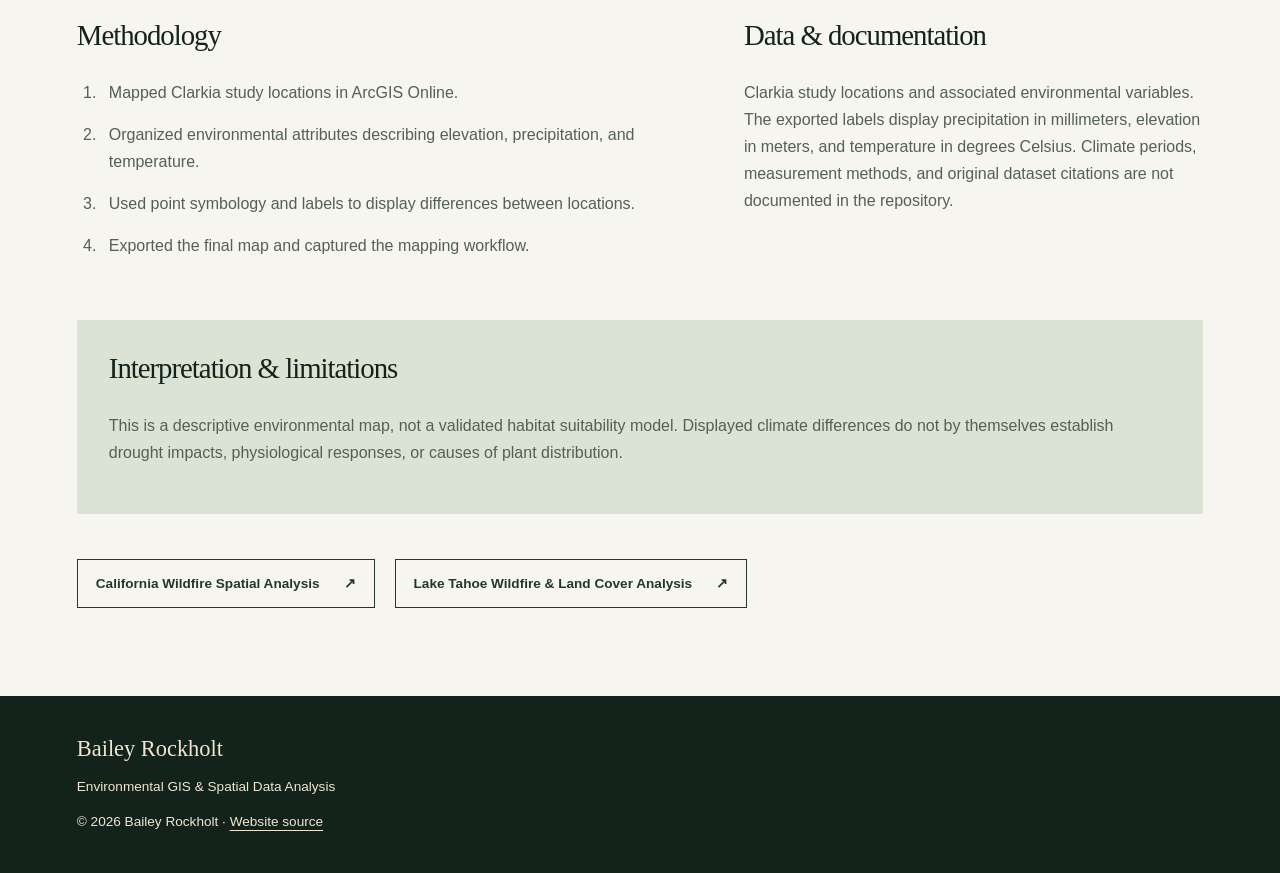
<file: clarkia-habitat.html>
<!doctype html>
<html lang="en">
<head>
<meta charset="utf-8">
<meta name="viewport" content="width=device-width,initial-scale=1">
<meta name="description" content="Mapping Clarkia study locations and environmental variables to support botanical research and the interpretation of habitat conditions.">
<meta name="theme-color" content="#1f3a2d">
<title>Clarkia Flower Habitat & Climate Mapping | Bailey Rockholt</title>
<link rel="stylesheet" href="style.css">
<script src="site.js" defer>
</script>
</head>
<body>
<a class="skip" href="#main">Skip to content</a>
<header class="site-header">
<nav aria-label="Main navigation">
<a class="brand" href="index.html">Bailey Rockholt<span>Environmental GIS</span>
</a>
<button class="menu-toggle" aria-expanded="false" aria-controls="navigation" hidden>Menu</button>
<div id="navigation" class="nav-links">
<a href="index.html">Home</a>
<a href="index.html#projects">Projects</a>
<a href="index.html#research">Research & Current Work</a>
<a href="index.html#about">About</a>
<a href="index.html#skills">Skills</a>
<a href="index.html#resume">Résumé</a>
<a href="index.html#contact">Contact</a>
</div>
</nav>
</header>
<main id="main">
<section class="section case-heading">
<a class="back" href="index.html#projects">← All projects</a>
<p class="eyebrow">ArcGIS Online · Botanical research</p>
<h1>Clarkia Flower Habitat & Climate Mapping</h1>
<p class="lead">Mapping Clarkia study locations and environmental variables to support botanical research and the interpretation of habitat conditions.</p>
<div class="actions">
<a class="button " href="#evidence">View project evidence <span aria-hidden="true">↗</span>
</a>
</div>
</section>
<div class="section case-body">
<div class="case-summary">
<section>
<h2>Project purpose</h2>
<p>Show the geographic context of Clarkia study locations and make elevation, precipitation, and temperature variables visible together for environmental interpretation.</p>
</section>
<aside>
<h2>Technical skills</h2>
<p>ArcGIS Online · Point mapping · Attribute visualization · Environmental variables · Symbology and labeling · Botanical research support</p>
</aside>
</div>
<section id="evidence">
<p class="eyebrow">Original project outputs</p>
<h2>Final map & workflow</h2>
<figure class="map-figure">
<a href="clarkia-final-map.png" target="_blank" rel="noopener" aria-label="View full-resolution image: Clarkia study locations and environmental variables across California">
<img src="clarkia-final-map.png" alt="Clarkia study locations and environmental variables across California" loading="lazy">
</a>
<figcaption>Original map with site labels and environmental values, shown without cropping. <a href="clarkia-final-map.png" target="_blank" rel="noopener">Open full resolution ↗</a> · <a href="clarkia-final-map.png" download>Download image</a>
</figcaption>
</figure>
<figure class="map-figure">
<a href="clarkia-workflow.png" target="_blank" rel="noopener" aria-label="View full-resolution image: Clarkia ArcGIS Online workflow screenshot">
<img src="clarkia-workflow.png" alt="Clarkia ArcGIS Online workflow screenshot" loading="lazy">
</a>
<figcaption>ArcGIS Online workflow with a visible precipitation color ramp and labeled Clarkia study sites. The legend shows the field PR_ppt_1-6; its time aggregation must be confirmed from the source data before interpreting these values as annual precipitation. <a href="clarkia-workflow.png" target="_blank" rel="noopener">Open full resolution ↗</a> · <a href="clarkia-workflow.png" download>Download image</a>
</figcaption>
</figure>
</section>
<div class="case-summary">
<section>
<h2>Methodology</h2>
<ol class="method">
<li>Mapped Clarkia study locations in ArcGIS Online.</li>
<li>Organized environmental attributes describing elevation, precipitation, and temperature.</li>
<li>Used point symbology and labels to display differences between locations.</li>
<li>Exported the final map and captured the mapping workflow.</li>
</ol>
</section>
<section>
<h2>Data & documentation</h2>
<p>Clarkia study locations and associated environmental variables. The exported labels display precipitation in millimeters, elevation in meters, and temperature in degrees Celsius. Climate periods, measurement methods, and original dataset citations are not documented in the repository.</p>
</section>
</div>
<section class="limits">
<h2>Interpretation & limitations</h2>
<p>This is a descriptive environmental map, not a validated habitat suitability model. Displayed climate differences do not by themselves establish drought impacts, physiological responses, or causes of plant distribution.</p>
</section>
<nav class="project-next" aria-label="Other projects">
<a class="button " href="california-wildfire.html">California Wildfire Spatial Analysis <span aria-hidden="true">↗</span>
</a>
<a class="button " href="lake-tahoe.html">Lake Tahoe Wildfire & Land Cover Analysis <span aria-hidden="true">↗</span>
</a>
</nav>
</div>
</main>
<footer>
<a href="index.html">Bailey Rockholt</a>
<p>Environmental GIS & Spatial Data Analysis</p>
<p>© 2026 Bailey Rockholt · <a href="https://github.com/baileyrockholt/Bailey-Rockholt-GIS-Portfolio">Website source</a>
</p>
</footer>
</body>
</html>
</file>
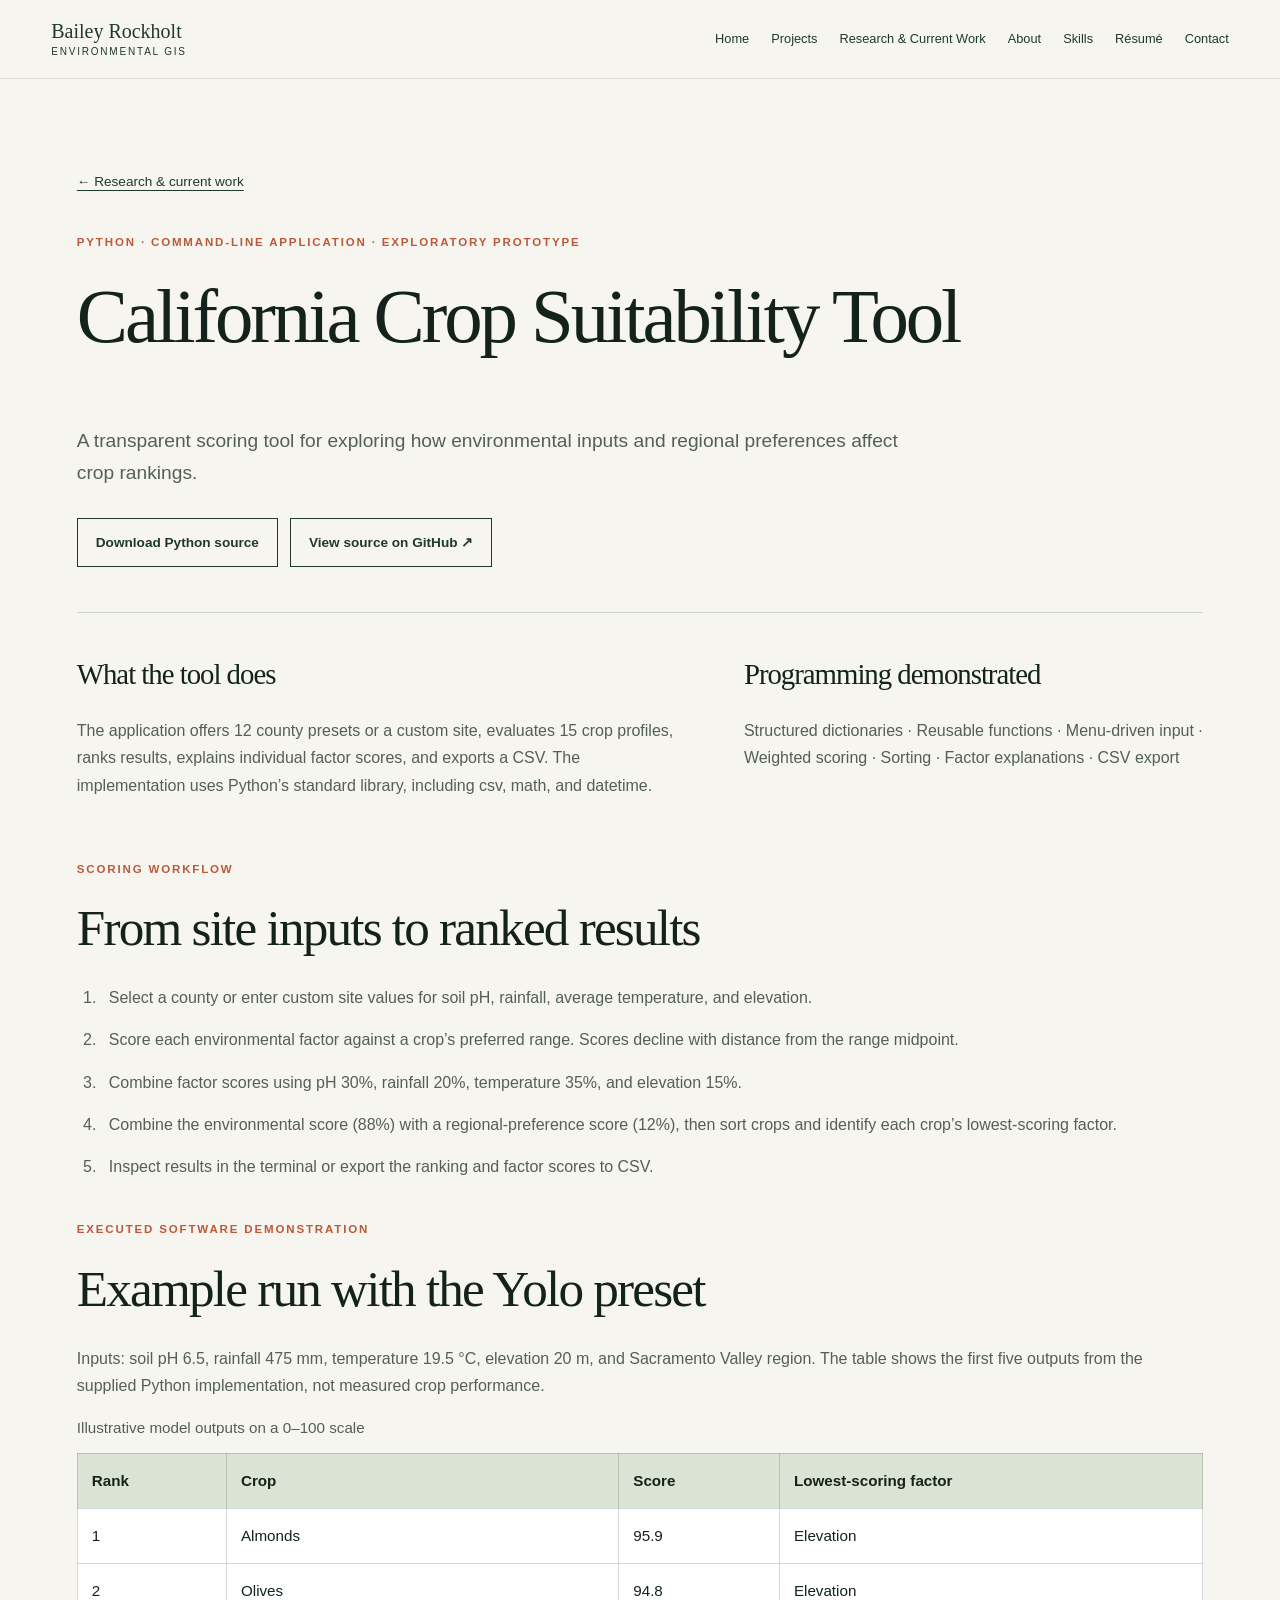
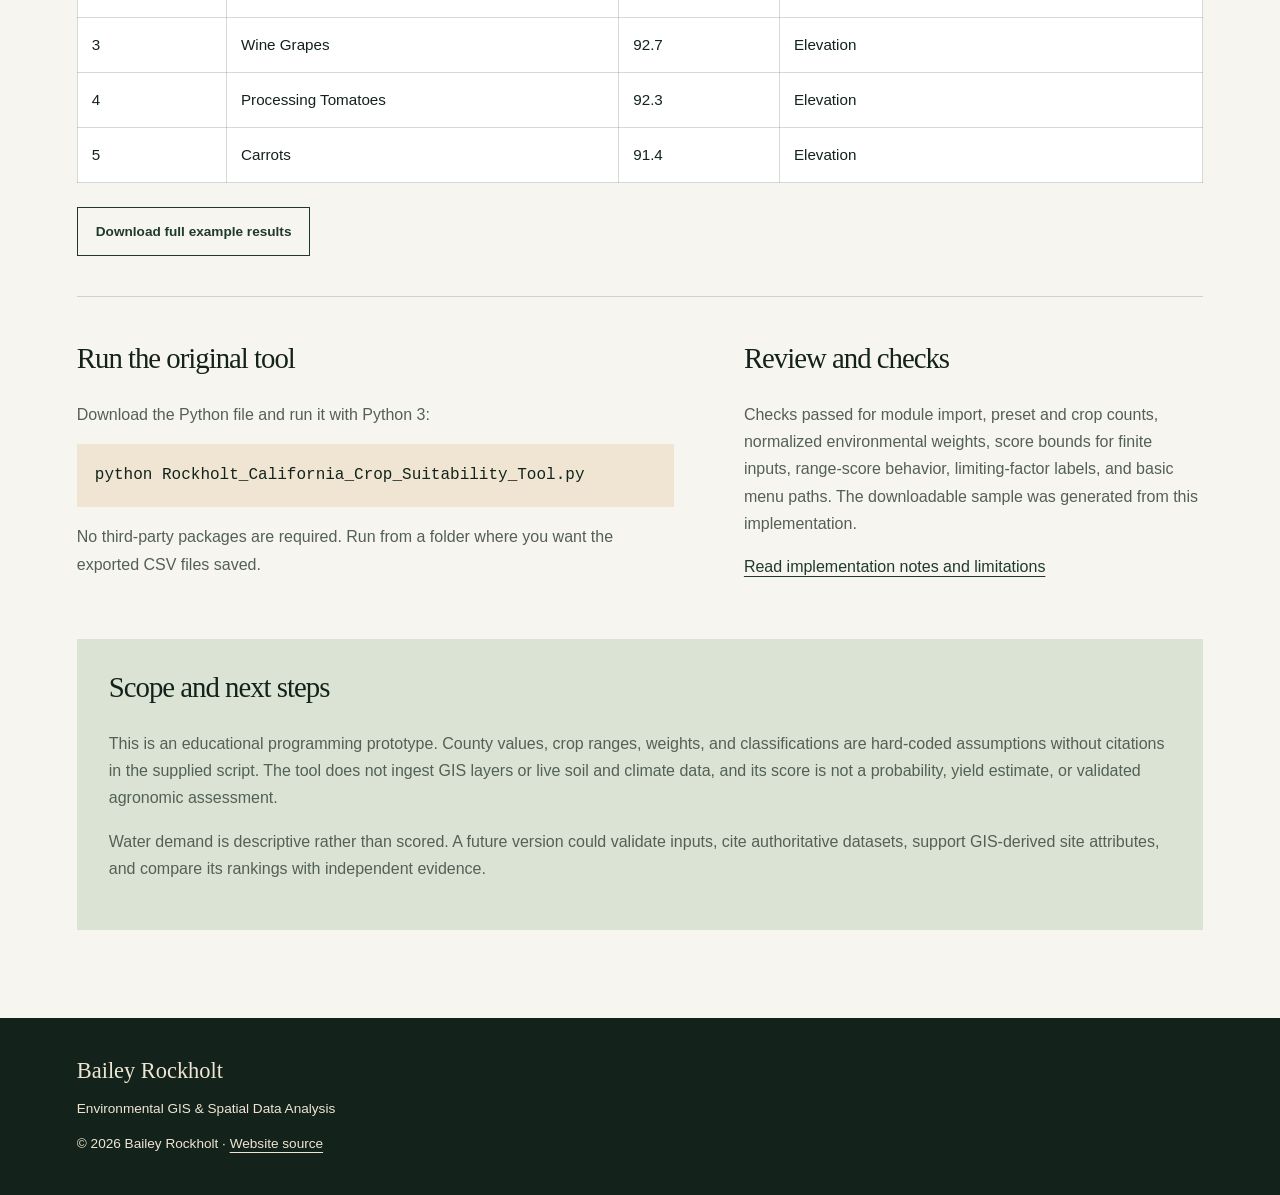
<file: crop-suitability.html>
<!doctype html>
<html lang="en">
<head>
<meta charset="utf-8">
<meta name="viewport" content="width=device-width,initial-scale=1">
<meta name="description" content="Python crop suitability prototype with weighted environmental scoring, source code, methodology, and an executed example.">
<meta name="theme-color" content="#1f3a2d">
<title>California Crop Suitability Python Tool | Bailey Rockholt</title>
<link rel="stylesheet" href="style.css">
<script src="site.js" defer>
</script>
</head>
<body>
<a class="skip" href="#main">Skip to content</a>
<header class="site-header">
<nav aria-label="Main navigation">
<a class="brand" href="index.html">Bailey Rockholt<span>Environmental GIS</span>
</a>
<button class="menu-toggle" aria-expanded="false" aria-controls="navigation" hidden>Menu</button>
<div id="navigation" class="nav-links">
<a href="index.html">Home</a>
<a href="index.html#projects">Projects</a>
<a href="index.html#research">Research & Current Work</a>
<a href="index.html#about">About</a>
<a href="index.html#skills">Skills</a>
<a href="index.html#resume">Résumé</a>
<a href="index.html#contact">Contact</a>
</div>
</nav>
</header>
<main id="main">
<section class="section case-heading"><a class="back" href="index.html#research">← Research &amp; current work</a><p class="eyebrow">Python · Command-line application · Exploratory prototype</p><h1>California Crop Suitability Tool</h1><p class="lead">A transparent scoring tool for exploring how environmental inputs and regional preferences affect crop rankings.</p><div class="actions"><a class="button" href="code/Rockholt_California_Crop_Suitability_Tool.py" download>Download Python source</a><a class="button" href="https://github.com/baileyrockholt/Bailey-Rockholt-GIS-Portfolio/blob/portfolio/environmental-gis-case-studies/code/Rockholt_California_Crop_Suitability_Tool.py">View source on GitHub ↗</a></div></section>
<div class="section case-body"><div class="case-summary"><section><h2>What the tool does</h2><p>The application offers 12 county presets or a custom site, evaluates 15 crop profiles, ranks results, explains individual factor scores, and exports a CSV. The implementation uses Python’s standard library, including csv, math, and datetime.</p></section><aside><h2>Programming demonstrated</h2><p>Structured dictionaries · Reusable functions · Menu-driven input · Weighted scoring · Sorting · Factor explanations · CSV export</p></aside></div>
<section><p class="eyebrow">Scoring workflow</p><h2>From site inputs to ranked results</h2><ol class="method"><li>Select a county or enter custom site values for soil pH, rainfall, average temperature, and elevation.</li><li>Score each environmental factor against a crop’s preferred range. Scores decline with distance from the range midpoint.</li><li>Combine factor scores using pH 30%, rainfall 20%, temperature 35%, and elevation 15%.</li><li>Combine the environmental score (88%) with a regional-preference score (12%), then sort crops and identify each crop’s lowest-scoring factor.</li><li>Inspect results in the terminal or export the ranking and factor scores to CSV.</li></ol></section>
<section class="example-output"><p class="eyebrow">Executed software demonstration</p><h2>Example run with the Yolo preset</h2><p>Inputs: soil pH 6.5, rainfall 475 mm, temperature 19.5 °C, elevation 20 m, and Sacramento Valley region. The table shows the first five outputs from the supplied Python implementation, not measured crop performance.</p><div class="table-scroll"><table><caption>Illustrative model outputs on a 0–100 scale</caption><thead><tr><th scope="col">Rank</th><th scope="col">Crop</th><th scope="col">Score</th><th scope="col">Lowest-scoring factor</th></tr></thead><tbody><tr><td>1</td><td>Almonds</td><td>95.9</td><td>Elevation</td></tr><tr><td>2</td><td>Olives</td><td>94.8</td><td>Elevation</td></tr><tr><td>3</td><td>Wine Grapes</td><td>92.7</td><td>Elevation</td></tr><tr><td>4</td><td>Processing Tomatoes</td><td>92.3</td><td>Elevation</td></tr><tr><td>5</td><td>Carrots</td><td>91.4</td><td>Elevation</td></tr></tbody></table></div><a class="button" href="code/crop-suitability-example.csv" download>Download full example results</a></section>
<div class="case-summary"><section><h2>Run the original tool</h2><p>Download the Python file and run it with Python 3:</p><pre><code>python Rockholt_California_Crop_Suitability_Tool.py</code></pre><p>No third-party packages are required. Run from a folder where you want the exported CSV files saved.</p></section><section><h2>Review and checks</h2><p>Checks passed for module import, preset and crop counts, normalized environmental weights, score bounds for finite inputs, range-score behavior, limiting-factor labels, and basic menu paths. The downloadable sample was generated from this implementation.</p><a href="code/README.md">Read implementation notes and limitations</a></section></div>
<section class="limits"><h2>Scope and next steps</h2><p>This is an educational programming prototype. County values, crop ranges, weights, and classifications are hard-coded assumptions without citations in the supplied script. The tool does not ingest GIS layers or live soil and climate data, and its score is not a probability, yield estimate, or validated agronomic assessment.</p><p>Water demand is descriptive rather than scored. A future version could validate inputs, cite authoritative datasets, support GIS-derived site attributes, and compare its rankings with independent evidence.</p></section></div></main><footer>
<a href="index.html">Bailey Rockholt</a>
<p>Environmental GIS & Spatial Data Analysis</p>
<p>© 2026 Bailey Rockholt · <a href="https://github.com/baileyrockholt/Bailey-Rockholt-GIS-Portfolio">Website source</a>
</p>
</footer>
</body>
</html>
</file>
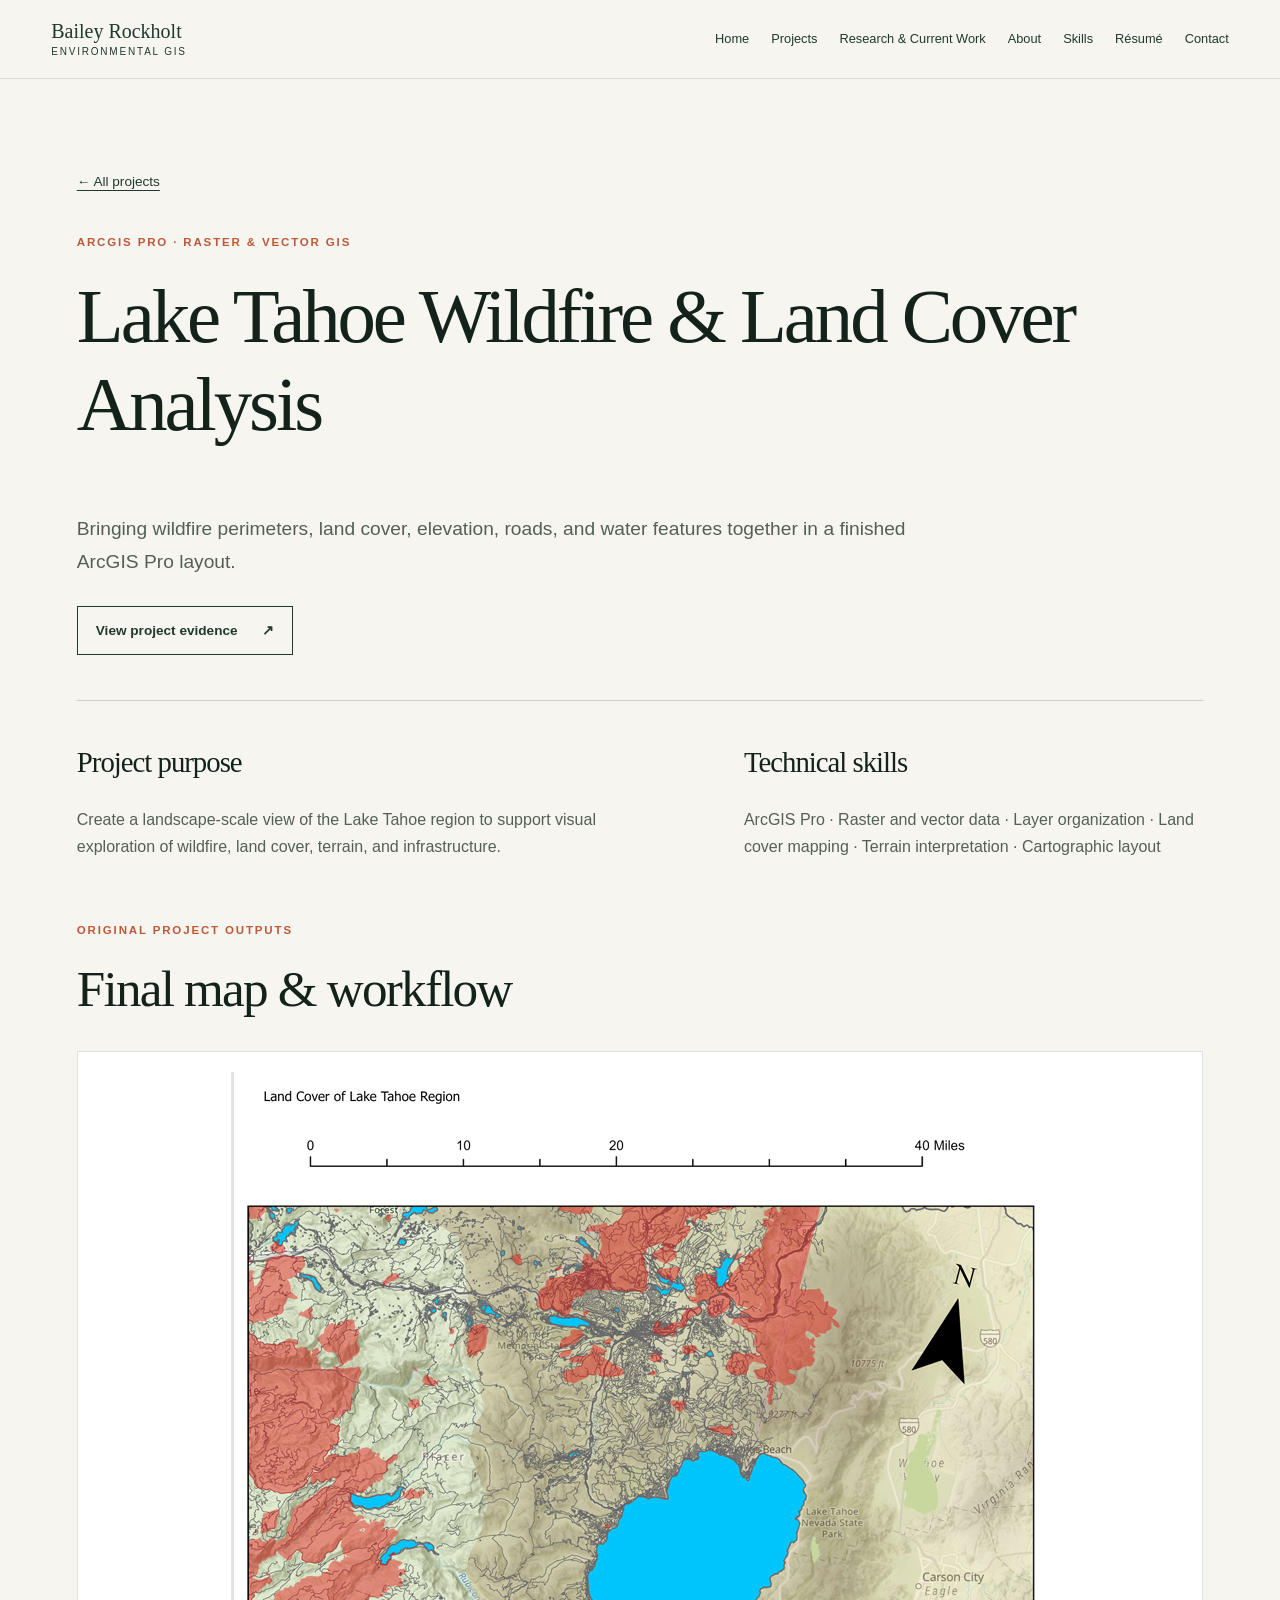
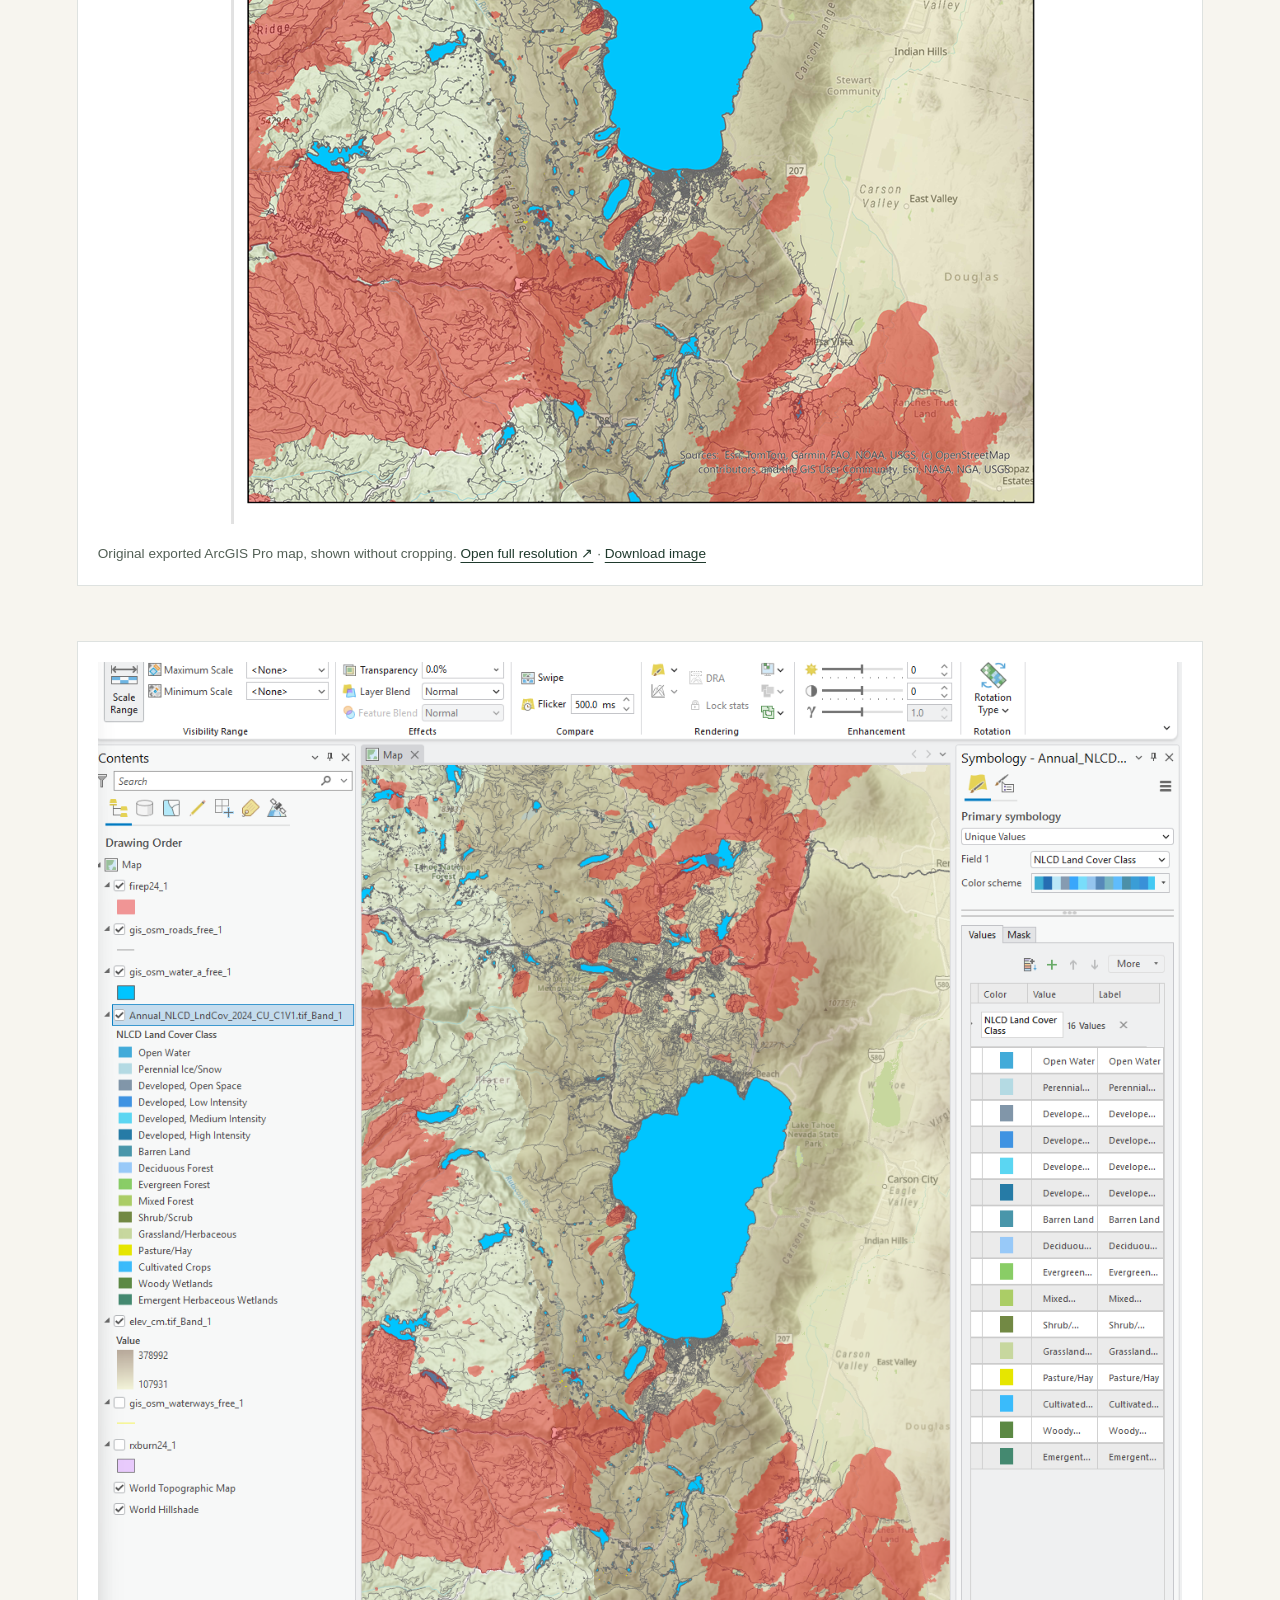
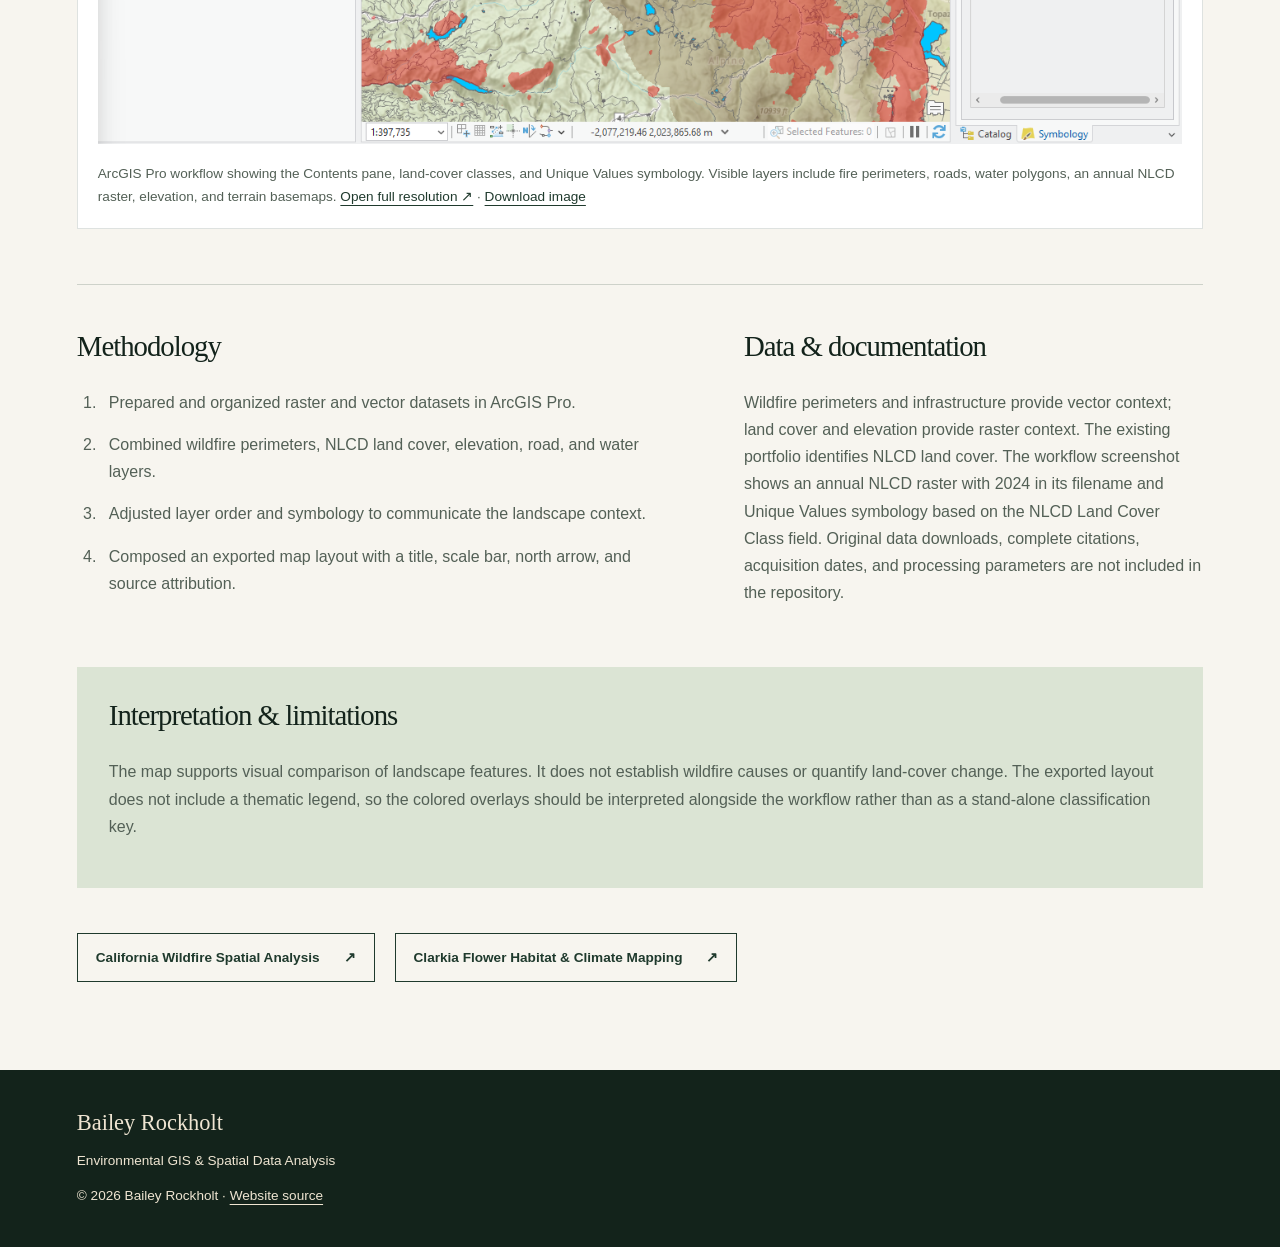
<file: lake-tahoe.html>
<!doctype html>
<html lang="en">
<head>
<meta charset="utf-8">
<meta name="viewport" content="width=device-width,initial-scale=1">
<meta name="description" content="Bringing wildfire perimeters, land cover, elevation, roads, and water features together in a finished ArcGIS Pro layout.">
<meta name="theme-color" content="#1f3a2d">
<title>Lake Tahoe Wildfire & Land Cover Analysis | Bailey Rockholt</title>
<link rel="stylesheet" href="style.css">
<script src="site.js" defer>
</script>
</head>
<body>
<a class="skip" href="#main">Skip to content</a>
<header class="site-header">
<nav aria-label="Main navigation">
<a class="brand" href="index.html">Bailey Rockholt<span>Environmental GIS</span>
</a>
<button class="menu-toggle" aria-expanded="false" aria-controls="navigation" hidden>Menu</button>
<div id="navigation" class="nav-links">
<a href="index.html">Home</a>
<a href="index.html#projects">Projects</a>
<a href="index.html#research">Research & Current Work</a>
<a href="index.html#about">About</a>
<a href="index.html#skills">Skills</a>
<a href="index.html#resume">Résumé</a>
<a href="index.html#contact">Contact</a>
</div>
</nav>
</header>
<main id="main">
<section class="section case-heading">
<a class="back" href="index.html#projects">← All projects</a>
<p class="eyebrow">ArcGIS Pro · Raster & vector GIS</p>
<h1>Lake Tahoe Wildfire & Land Cover Analysis</h1>
<p class="lead">Bringing wildfire perimeters, land cover, elevation, roads, and water features together in a finished ArcGIS Pro layout.</p>
<div class="actions">
<a class="button " href="#evidence">View project evidence <span aria-hidden="true">↗</span>
</a>
</div>
</section>
<div class="section case-body">
<div class="case-summary">
<section>
<h2>Project purpose</h2>
<p>Create a landscape-scale view of the Lake Tahoe region to support visual exploration of wildfire, land cover, terrain, and infrastructure.</p>
</section>
<aside>
<h2>Technical skills</h2>
<p>ArcGIS Pro · Raster and vector data · Layer organization · Land cover mapping · Terrain interpretation · Cartographic layout</p>
</aside>
</div>
<section id="evidence">
<p class="eyebrow">Original project outputs</p>
<h2>Final map & workflow</h2>
<figure class="map-figure">
<a href="tahoe-final-map.png" target="_blank" rel="noopener" aria-label="View full-resolution image: Lake Tahoe land cover and wildfire map">
<img src="tahoe-final-map.png" alt="Lake Tahoe land cover and wildfire map" loading="lazy">
</a>
<figcaption>Original exported ArcGIS Pro map, shown without cropping. <a href="tahoe-final-map.png" target="_blank" rel="noopener">Open full resolution ↗</a> · <a href="tahoe-final-map.png" download>Download image</a>
</figcaption>
</figure>
<figure class="map-figure">
<a href="tahoe-workflow.png" target="_blank" rel="noopener" aria-label="View full-resolution image: ArcGIS Pro Tahoe project workflow screenshot">
<img src="tahoe-workflow.png" alt="ArcGIS Pro Tahoe project workflow screenshot" loading="lazy">
</a>
<figcaption>ArcGIS Pro workflow showing the Contents pane, land-cover classes, and Unique Values symbology. Visible layers include fire perimeters, roads, water polygons, an annual NLCD raster, elevation, and terrain basemaps. <a href="tahoe-workflow.png" target="_blank" rel="noopener">Open full resolution ↗</a> · <a href="tahoe-workflow.png" download>Download image</a>
</figcaption>
</figure>
</section>
<div class="case-summary">
<section>
<h2>Methodology</h2>
<ol class="method">
<li>Prepared and organized raster and vector datasets in ArcGIS Pro.</li>
<li>Combined wildfire perimeters, NLCD land cover, elevation, road, and water layers.</li>
<li>Adjusted layer order and symbology to communicate the landscape context.</li>
<li>Composed an exported map layout with a title, scale bar, north arrow, and source attribution.</li>
</ol>
</section>
<section>
<h2>Data & documentation</h2>
<p>Wildfire perimeters and infrastructure provide vector context; land cover and elevation provide raster context. The existing portfolio identifies NLCD land cover. The workflow screenshot shows an annual NLCD raster with 2024 in its filename and Unique Values symbology based on the NLCD Land Cover Class field. Original data downloads, complete citations, acquisition dates, and processing parameters are not included in the repository.</p>
</section>
</div>
<section class="limits">
<h2>Interpretation & limitations</h2>
<p>The map supports visual comparison of landscape features. It does not establish wildfire causes or quantify land-cover change. The exported layout does not include a thematic legend, so the colored overlays should be interpreted alongside the workflow rather than as a stand-alone classification key.</p>
</section>
<nav class="project-next" aria-label="Other projects">
<a class="button " href="california-wildfire.html">California Wildfire Spatial Analysis <span aria-hidden="true">↗</span>
</a>
<a class="button " href="clarkia-habitat.html">Clarkia Flower Habitat & Climate Mapping <span aria-hidden="true">↗</span>
</a>
</nav>
</div>
</main>
<footer>
<a href="index.html">Bailey Rockholt</a>
<p>Environmental GIS & Spatial Data Analysis</p>
<p>© 2026 Bailey Rockholt · <a href="https://github.com/baileyrockholt/Bailey-Rockholt-GIS-Portfolio">Website source</a>
</p>
</footer>
</body>
</html>
</file>
<file: style.css>
:root {
  --forest:#1f3a2d;
  --deep:#13231b;
  --sand:#efe5d2;
  --cream:#f7f5ef;
  --clay:#bb5939;
  --sage:#dbe4d4;
  --muted:#536056
}
* {
  box-sizing:border-box
}
html {
  scroll-behavior:smooth;
  scroll-padding-top:110px
}
body {
  margin:0;
  background:var(--cream);
  color:var(--deep);
  font:16px/1.7 'Segoe UI',Arial,sans-serif
}
a {
  color:var(--forest);
  text-underline-offset:4px
}
a:hover {
  text-decoration-thickness:2px
}
a:focus-visible,button:focus-visible {
  outline:3px solid var(--clay);
  outline-offset:5px
}
img {
  max-width:100%;
  height:auto;
  display:block
}
h1,h2,h3,p {
  margin-top:0
}
h1,h2,h3 {
  line-height:1.15
}
h1,h2 {
  font-family:Georgia,'Times New Roman',serif;
  font-weight:400
}
h2 {
  font-size:clamp(2.1rem,4vw,3.7rem);
  letter-spacing:-.035em;
  margin-bottom:26px
}
h3 {
  font-size:1.35rem
}
p {
  color:var(--muted)
}
.eyebrow {
  text-transform:uppercase;
  font-size:.72rem;
  font-weight:700;
  letter-spacing:.16em;
  color:var(--clay);
  margin-bottom:20px
}
.skip {
  position:absolute;
  top:-100px;
  left:20px;
  background:white;
  padding:12px;
  z-index:20
}
.skip:focus {
  top:10px
}
.site-header {
  background:var(--cream);
  position:sticky;
  top:0;
  z-index:10;
  border-bottom:1px solid #1f3a2d20
}
.site-header nav {
  max-width:1440px;
  margin:auto;
  padding:18px 4%;
  display:flex;
  align-items:center;
  justify-content:space-between;
  gap:30px
}
.brand {
  font-family:Georgia,serif;
  font-size:1.25rem;
  text-decoration:none;
  white-space:nowrap;
  line-height:1.3
}
.brand span {
  display:block;
  font:10px/1.6 'Segoe UI',sans-serif;
  text-transform:uppercase;
  letter-spacing:.18em
}
.nav-links {
  display:flex;
  gap:22px;
  align-items:center
}
.nav-links a {
  font-size:.8rem;
  text-decoration:none
}
.nav-links a:hover {
  color:var(--clay)
}
.menu-toggle {
  font:inherit;
  background:none;
  border:1px solid var(--forest);
  padding:7px 13px;
  color:var(--forest)
}
.menu-toggle[hidden] {
  display:none
}
.hero {
  min-height:700px;
  min-height:min(820px,89svh);
  position:relative;
  display:flex;
  align-items:center;
  background:linear-gradient(90deg,rgba(19,35,27,.83),rgba(19,35,27,.18)),url('hero-outdoors.jpeg') center 45%/cover;
  color:var(--cream);
  padding:75px max(6%,calc((100vw - 1240px)/2))
}
.hero h1 {
  font-size:clamp(4.5rem,9vw,8.8rem);
  letter-spacing:-.055em;
  line-height:.95;
  margin:0 0 30px
}
.hero .eyebrow {
  color:var(--sand)
}
.hero-intro {
  color:var(--cream);
  font-size:clamp(1rem,1.6vw,1.25rem);
  line-height:1.6
}
.hero-caption {
  position:absolute;
  bottom:22px;
  right:6%;
  color:var(--sand);
  font-size:.7rem;
  letter-spacing:.08em
}
.actions {
  display:flex;
  gap:12px;
  flex-wrap:wrap;
  margin-top:28px
}
.button {
  display:inline-flex;
  align-items:center;
  justify-content:space-between;
  gap:24px;
  border:1px solid var(--forest);
  padding:12px 18px;
  color:var(--forest);
  font-size:.85rem;
  font-weight:600;
  text-decoration:none;
  transition:background .18s,color .18s
}
.button:hover {
  background:var(--forest);
  color:var(--cream)
}
.button.light {
  background:var(--sand);
  border-color:var(--sand);
  color:var(--deep)
}
.button.outline {
  color:var(--cream);
  border-color:var(--sand)
}
.button.light:hover {
  background:var(--cream)
}
.button.outline:hover {
  background:var(--forest)
}
.section {
  width:min(1240px,88%);
  margin:auto;
  padding:88px 0
}
.introduction {
  display:grid;
  grid-template-columns:1fr 1fr;
  gap:0 80px;
  border-bottom:1px solid #1f3a2d30
}
.introduction .eyebrow {
  grid-column:1/-1
}
.introduction p:last-child {
  align-self:center;
  font-size:1.1rem
}
.section-heading {
  display:flex;
  justify-content:space-between;
  align-items:end;
  margin-bottom:32px;
  gap:20px
}
.section-heading h2 {
  margin-bottom:0
}
.section-heading>p {
  font-size:.9rem;
  margin:0
}
.projects {
  display:grid;
  gap:32px
}
.project-card {
  display:grid;
  grid-template-columns:1.1fr 1fr;
  background:white;
  border:1px solid #1f3a2d20
}
.project-image {
  display:flex;
  align-items:center;
  justify-content:center;
  background:var(--sage);
  padding:24px;
  min-height:330px
}
.project-image img {
  width:100%;
  height:320px;
  object-fit:contain;
  transition:transform .25s
}
.project-image:hover img {
  transform:scale(1.02)
}
.project-copy {
  align-self:center;
  padding:38px
}
.project-copy h3 {
  font:400 clamp(1.6rem,2.7vw,2.4rem)/1.15 Georgia,serif
}
.project-copy h3 a {
  text-decoration:none
}
.project-copy .eyebrow {
  font-size:.65rem
}
.web-map {
  margin-top:40px;
  padding:32px;
  background:var(--sand);
  display:flex;
  gap:40px;
  align-items:center;
  justify-content:space-between
}
.web-map>div {
  max-width:750px
}
.web-map .button {
  flex-shrink:0
}
.web-map p:last-child {
  margin:0
}
.research-band {
  background:var(--forest);
  color:var(--cream)
}
.research-band p {
  color:var(--sage)
}
.research-band .eyebrow {
  color:var(--sand)
}
.research-grid {
  display:grid;
  grid-template-columns:1.4fr 1fr 1fr;
  gap:38px;
  margin-top:46px
}
.research-grid article {
  border-top:1px solid #dbe4d460;
  padding-top:24px
}
.status {
  font-size:.7rem;
  text-transform:uppercase;
  letter-spacing:.08em
}
.future {
  margin-top:40px;
  padding-top:32px;
  border-top:1px solid #dbe4d460
}
.future p {
  max-width:1000px
}
.about-grid {
  display:grid;
  grid-template-columns:1fr 1fr;
  gap:90px
}
.record-list {
  list-style:none;
  padding:0;
  margin-bottom:36px
}
.record-list li {
  padding:13px 0;
  border-bottom:1px solid #1f3a2d25
}
.record-list strong,.record-list span {
  display:block
}
.record-list span {
  font-size:.9rem;
  color:var(--muted)
}
.skills {
  border-top:1px solid #1f3a2d30
}
.skill-columns {
  display:grid;
  grid-template-columns:repeat(3,1fr);
  gap:45px
}
.skill-columns h3 {
  font-size:1.1rem
}
.resume {
  display:flex;
  align-items:center;
  justify-content:space-between;
  gap:30px;
  padding:40px;
  background:var(--sand)
}
.resume h2 {
  font-size:2.3rem
}
.resume p:last-child {
  margin:0
}
.resume .button {
  flex-shrink:0
}
.contact {
  padding-top:100px;
  padding-bottom:100px
}
.email {
  font:clamp(1.2rem,3.5vw,2.6rem)/1.6 Georgia,serif;
  overflow-wrap:anywhere
}
footer {
  background:var(--deep);
  color:var(--sand);
  padding:40px 6%;
  font-size:.85rem
}
footer a,footer p {
  color:var(--sand)
}
footer>a {
  font:1.4rem Georgia,serif;
  text-decoration:none
}
footer p {
  margin:12px 0 0
}
.case-heading {
  padding-bottom:45px
}
.back {
  display:inline-block;
  margin-bottom:40px;
  font-size:.85rem
}
.case-heading h1 {
  font-size:clamp(2.6rem,6vw,5.3rem);
  max-width:1000px;
  letter-spacing:-.04em
}
.lead {
  font-size:1.2rem;
  max-width:850px
}
.case-body {
  padding-top:0
}
.case-summary {
  display:grid;
  grid-template-columns:1.3fr 1fr;
  gap:70px;
  padding:45px 0;
  border-top:1px solid #1f3a2d30
}
.case-summary h2,.limits h2 {
  font-size:1.8rem
}
.map-figure {
  margin:32px 0 55px;
  background:white;
  border:1px solid #1f3a2d25;
  padding:20px
}
.map-figure img {
  margin:auto;
  max-height:1100px;
  object-fit:contain
}
.map-figure figcaption {
  font-size:.85rem;
  padding:18px 0 0;
  color:var(--muted)
}
.map-figure figcaption a {
  white-space:nowrap
}
.method {
  padding-left:24px;
  color:var(--muted)
}
.method li {
  padding-left:8px;
  margin-bottom:15px
}
.limits {
  background:var(--sage);
  padding:32px
}
.project-next {
  display:flex;
  flex-wrap:wrap;
  gap:20px;
  margin-top:45px
}
@media(min-width:1101px) {
  .menu-toggle {
  display:none
}

}
@media(max-width:1100px) {
  .site-header nav {
  flex-wrap:wrap;
  gap:12px
}
.nav-links {
  width:100%;
  flex-wrap:wrap;
  gap:14px
}
.js .nav-links {
  display:none
}
.js .menu-toggle[aria-expanded=true]+.nav-links {
  display:flex
}
.research-grid {
  grid-template-columns:1fr 1fr
}
.research-grid article:first-child {
  grid-column:1/-1
}

}
@media(max-width:700px) {
  html {
  scroll-padding-top:90px
}
.hero {
  min-height:650px;
  padding:65px 6% 90px;
  background-position:60% center
}
.hero-caption {
  left:6%;
  right:auto;
  font-size:.63rem
}
.section {
  padding:56px 0
}
.introduction,.project-card,.about-grid,.skill-columns,.case-summary,.research-grid {
  grid-template-columns:1fr;
  gap:25px
}
.introduction .eyebrow {
  grid-column:auto
}
.section-heading,.web-map,.resume {
  display:block
}
.section-heading>p {
  margin-top:20px
}
.project-image {
  min-height:0;
  padding:16px
}
.project-image img {
  height:280px
}
.project-copy {
  padding:26px
}
.web-map {
  padding:26px
}
.web-map .button,.resume .button {
  margin-top:24px
}
.research-grid article:first-child {
  grid-column:auto
}
.resume {
  padding:28px
}
.map-figure {
  padding:10px;
  margin-bottom:35px
}
.map-figure figcaption a {
  white-space:normal
}
.case-heading {
  padding-bottom:30px
}
.case-summary {
  padding:32px 0
}
.limits {
  padding:24px
}
.case-heading h1 {
  overflow-wrap:anywhere
}
.contact {
  padding-bottom:70px
}

}
@media(prefers-reduced-motion:reduce) {
  html {
  scroll-behavior:auto
}
*,*::before,*::after {
  transition:none!important;
  animation:none!important
}

}

/* Interactive project map */
.interactive-project { margin: 0 0 64px; }
.map-embed { display: block; width: 100%; height: 640px; border: 1px solid #1f3a2d40; background: var(--sage); }
.map-help { margin-top: 14px; font-size: .9rem; }
@media (max-width: 700px) { .map-embed { height: 480px; } }

.source-section { padding: 28px 0 40px; border-top: 1px solid #1f3a2d30; }
.case-summary > * { min-width: 0; }
.programming-feature { display:flex; align-items:center; gap:32px; border-top:1px solid #dbe4d460; margin-top:32px; padding-top:32px; }
.programming-feature>div { flex:1; }
.programming-feature .button { flex-shrink:0; }
.example-output { margin:40px 0; }
.table-scroll { overflow-x:auto; margin-bottom:24px; }
table { width:100%; border-collapse:collapse; background:white; font-size:.95rem; }
caption { text-align:left; padding-bottom:12px; color:var(--muted); }
th,td { text-align:left; padding:14px; border:1px solid #1f3a2d30; }
th { background:var(--sage); }
pre { padding:18px; background:var(--sand); overflow-x:auto; }
.record-list p { font-size:.88rem; margin:8px 0 0; }
@media(max-width:700px) { .programming-feature { display:block; } .programming-feature .button { margin-top:16px; } }
</file>
